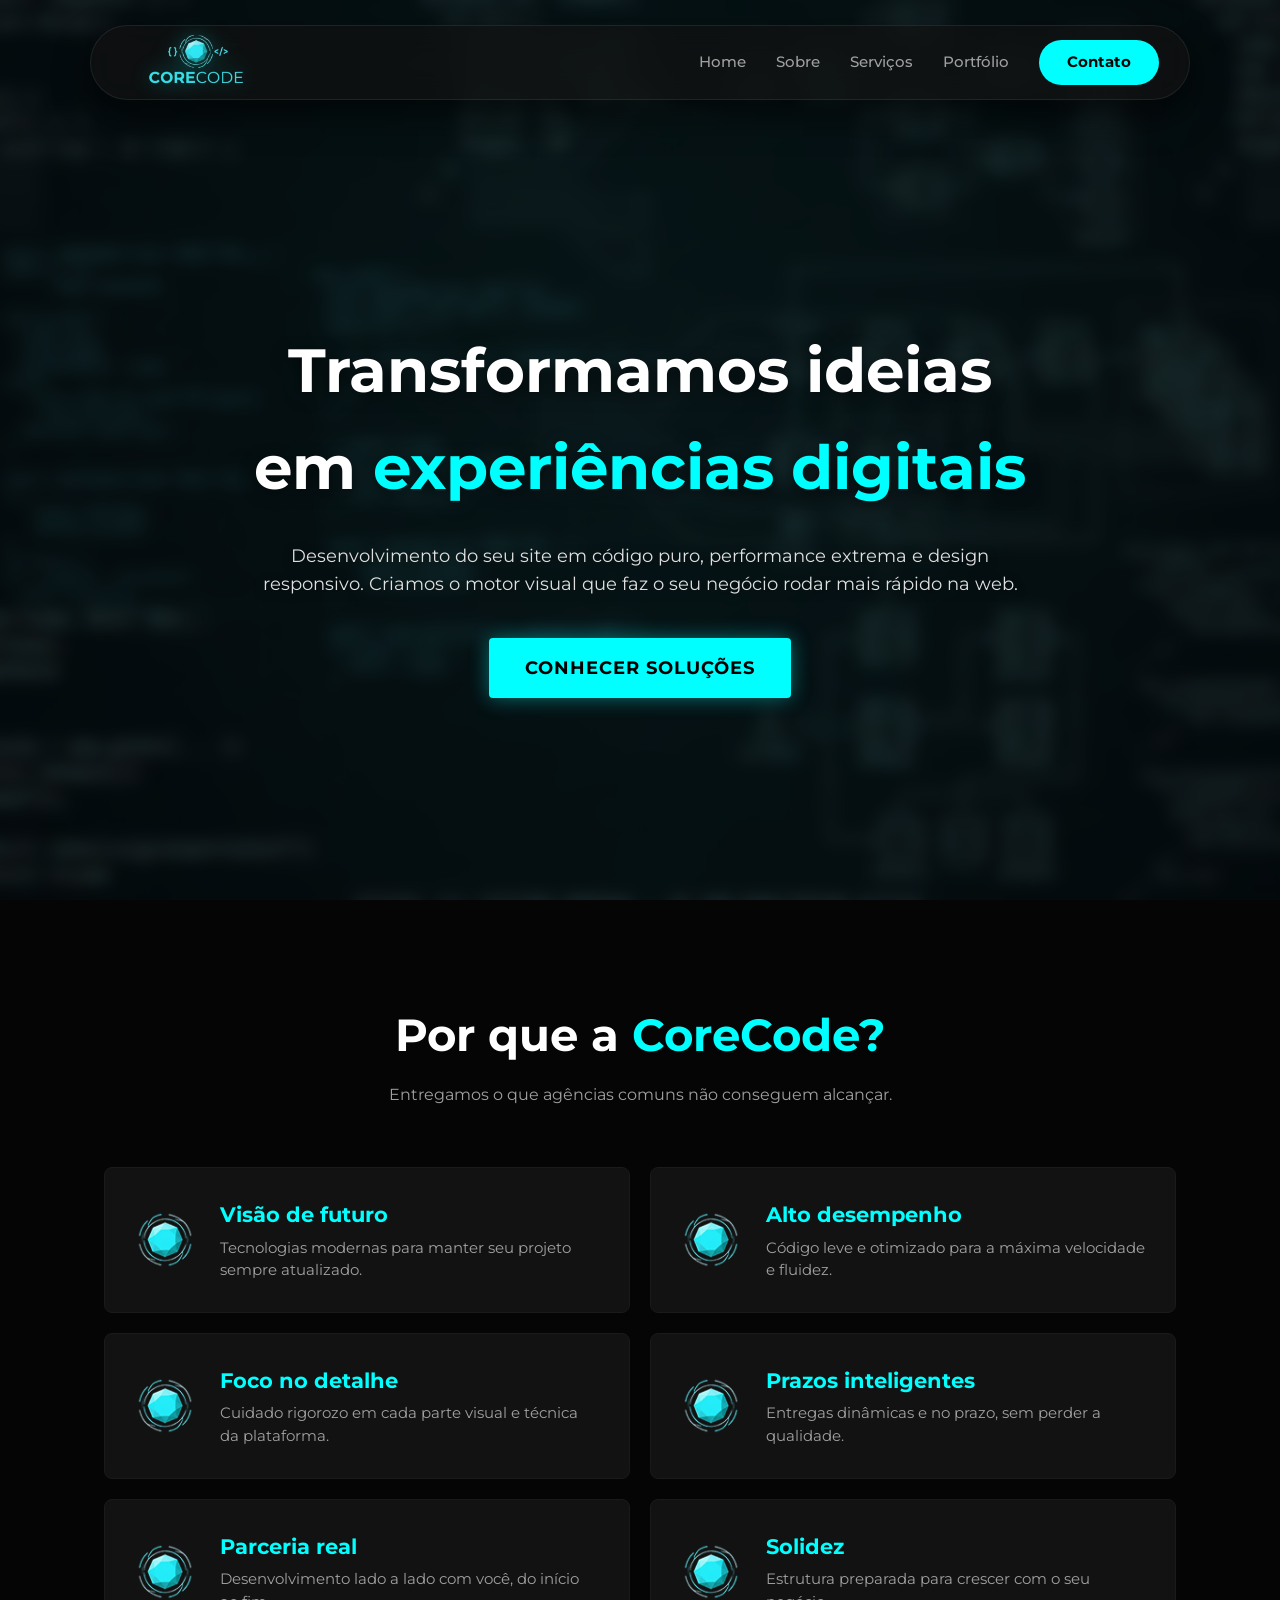
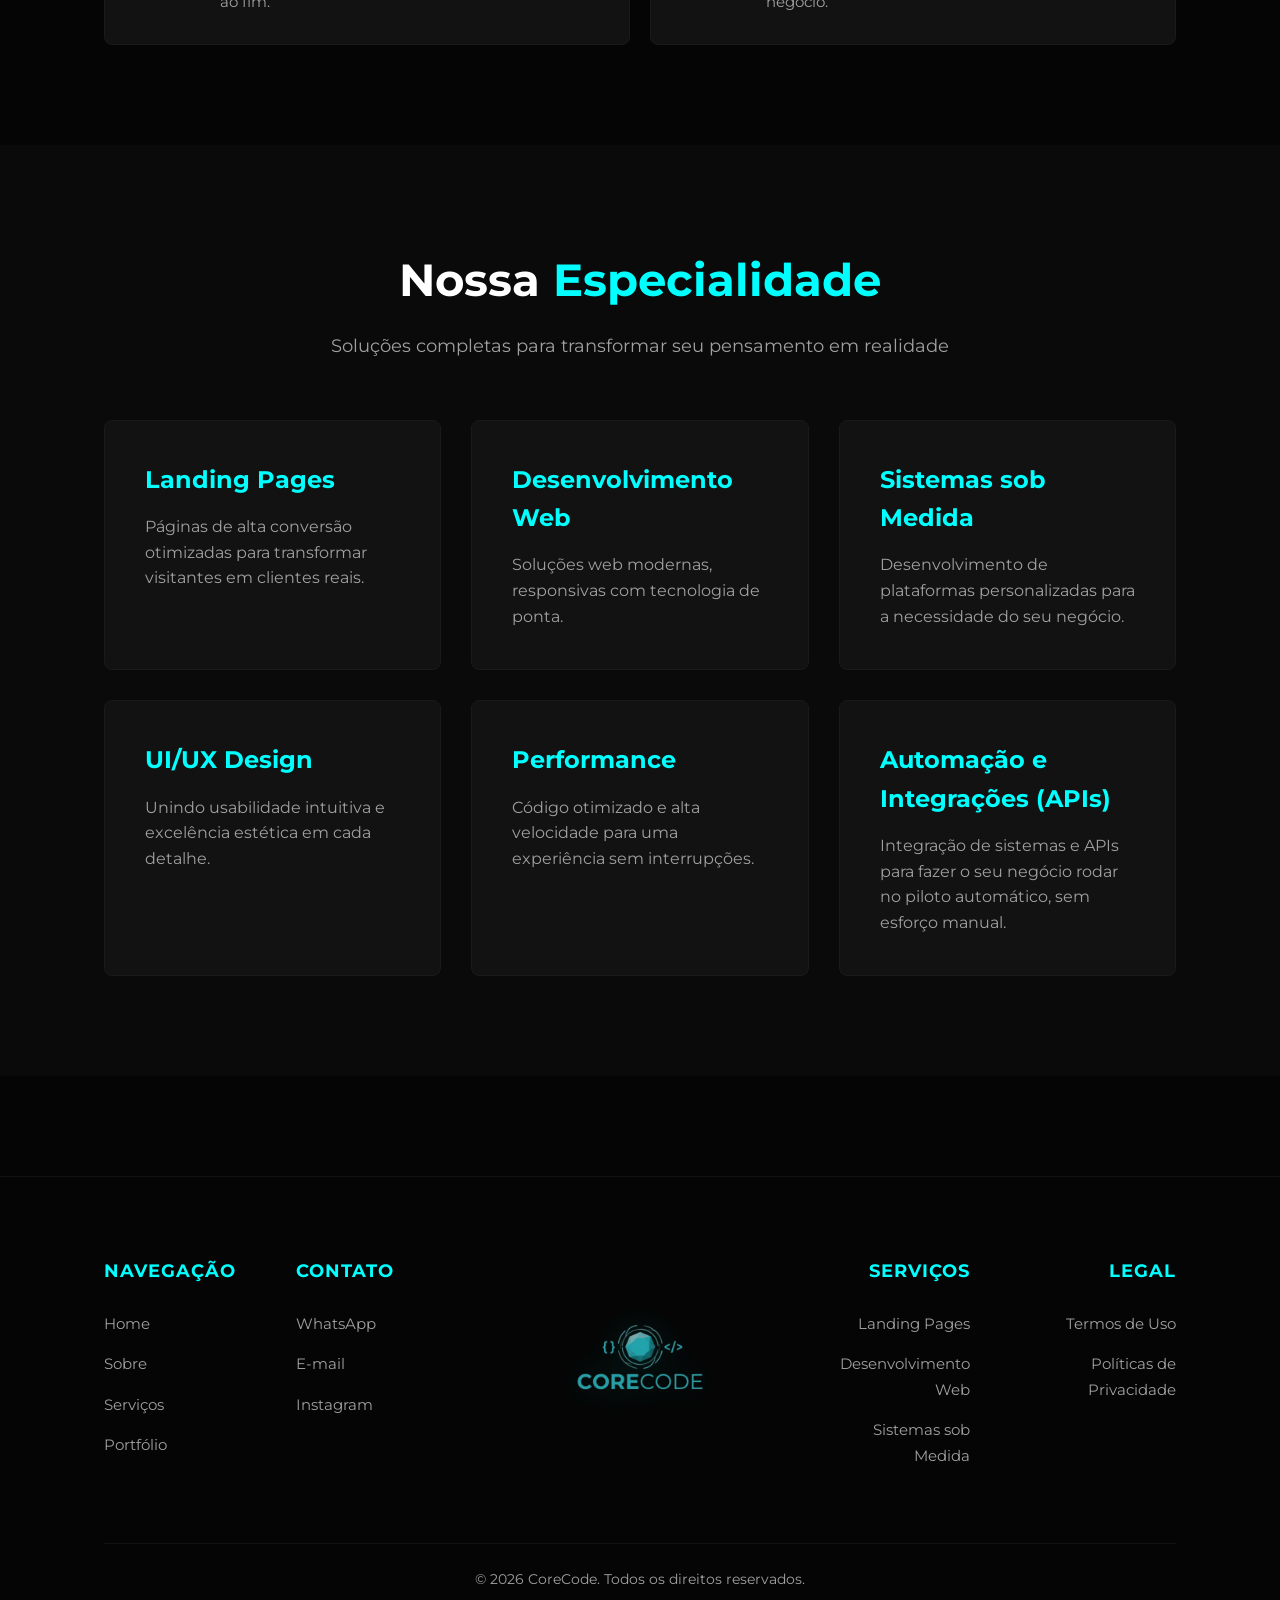
<file: index.html>
<!DOCTYPE html>
<html lang="pt-br">
<head>
    <meta charset="UTF-8">
    <meta name="viewport" content="width=device-width, initial-scale=1.0">
    <title>Corecode | Soluções Digitais de Alto Impacto</title>
    <link href="https://fonts.googleapis.com/css2?family=Montserrat:wght@400;700&display=swap" rel="stylesheet">
    <link rel="stylesheet" href="style.css">

    <style>
        @media (min-width: 769px) {
            #menu-mobile, 
            .menu-toggle {
                display: none !important;
                visibility: hidden !important;
                opacity: 0 !important;
                pointer-events: none !important;
            }
        }
    </style>

    <link rel="icon" type="image/png" href="img/icone_logo.png">
</head>
    <!-- Google tag (gtag.js) -->
<script async src="https://www.googletagmanager.com/gtag/js?id=G-ZVL93GGMV9"></script>
<script>
  window.dataLayer = window.dataLayer || [];
  function gtag(){dataLayer.push(arguments);}
  gtag('js', new Date());

  gtag('config', 'G-ZVL93GGMV9');
</script>
<body>

    <header>
        <div class="container">
            <div class="logo">
                <a href="#">
                    <img src="img/logo transparente.png" alt="Ícone Corecode" class="logo-img">
                </a>
            </div>

          <div class="menu-toggle" onclick="abrirMenu()" style="cursor: pointer; z-index: 999999;">
    <svg viewBox="0 0 24 24" width="35" height="35" stroke="#00FFFF" stroke-width="2.5" fill="none">
        <line x1="3" y1="12" x2="21" y2="12"></line>
        <line x1="3" y1="6" x2="21" y2="6"></line>
        <line x1="3" y1="18" x2="21" y2="18"></line>
    </svg>
</div>

<nav id="nav-links" class="nav-movel">
    <a href="index.html">Home</a>
    <a href="sobre.html">Sobre</a>
    <a href="servicos.html">Serviços</a>
    <a href="portifolio.html">Portfólio</a>
    <a href="contato.html" class="btn-contato-nav">Contato</a>
</nav>

<script>
function abrirMenu() {
    // Certifique-se de que o ID aqui é o mesmo do seu <nav>
    const menu = document.getElementById("nav-links"); 
    menu.classList.toggle("menu-aberto");
}
</script>

        
    </header>

    <section class="hero">
        <div class="container">
            <div class="hero-content">
                <h1>Transformamos ideias em <span class="destaque">experiências digitais</span></h1>
                <p>Desenvolvimento do seu site em código puro, performance extrema e design responsivo. Criamos o motor visual que faz o seu negócio rodar mais rápido na web.</p>
                <a href="servicos.html" class="btn-primary">Conhecer Soluções</a>
            </div>
        </div>
    </section>

    <section class="porque-corecode">
    <div class="container">
        <h2 class="revelar">Por que a <span>CoreCode?</span></h2> 
        <p class="subtitle revelar">Entregamos o que agências comuns não conseguem alcançar.</p>
            
            <div class="porque-grid">
                <div class="porque-card revelar-esquerda">
                    <div class="porque-icon-area">
                        <img src="img/icone_logo.png" alt="visão" class="porque-img">
                    </div>
                    <div class="porque-info">
                        <h3>Visão de futuro</h3>
                        <p>Tecnologias modernas para manter seu projeto sempre atualizado.</p>
                    </div>
                </div>
                <div class="porque-card revelar-esquerda">
                    <div class="porque-icon-area">
                        <img src="img/icone_logo.png" alt="alto desempenho" class="porque-img">
                    </div>
                    <div class="porque-info">
                        <h3>Alto desempenho</h3>
                        <p>Código leve e otimizado para a máxima velocidade e fluidez.</p>
                    </div>
                </div>
                <div class="porque-card revelar-esquerda">
                    <div class="porque-icon-area">
                        <img src="img/icone_logo.png" alt="foco no detalhe" class="porque-img">
                    </div>
                    <div class="porque-info">
                        <h3>Foco no detalhe</h3>
                        <p>Cuidado rigorozo em cada parte visual e técnica da plataforma.</p>
                    </div>
                </div>
                <div class="porque-card revelar-esquerda">
                    <div class="porque-icon-area">
                        <img src="img/icone_logo.png" alt="prazos inteligentes" class="porque-img">
                    </div>
                    <div class="porque-info">
                        <h3>Prazos inteligentes</h3>
                        <p>Entregas dinâmicas e no prazo, sem perder a qualidade.</p>
                    </div>
                </div>
                <div class="porque-card revelar-esquerda">
                    <div class="porque-icon-area">
                        <img src="img/icone_logo.png" alt="parceria real" class="porque-img">
                    </div>
                    <div class="porque-info">
                        <h3>Parceria real</h3>
                        <p>Desenvolvimento lado a lado com você, do início ao fim.</p>
                    </div>
                </div>
                <div class="porque-card revelar-esquerda">
                    <div class="porque-icon-area">
                        <img src="img/icone_logo.png" alt="solidez" class="porque-img">
                    </div>
                    <div class="porque-info">
                        <h3>Solidez</h3>
                        <p>Estrutura preparada para crescer com o seu negócio.</p>
                    </div>
                </div>
            </div>
        </div>
    </section>

    <section id="servicos" class="servicos">
        <div class="container">
            <h2 class="revelar">Nossa <span>Especialidade</span></h2>
            <p class="servicos-subtitle revelar">Soluções completas para transformar seu pensamento em realidade</p>
            
            <div class="servicos-grid">
                <div class="servico-card revelar-esquerda">
                    <h3>Landing Pages</h3>
                    <p>Páginas de alta conversão otimizadas para transformar visitantes em clientes reais.</p>
                </div>
                <div class="servico-card revelar-esquerda">
                    <h3>Desenvolvimento Web</h3>
                    <p>Soluções web modernas, responsivas com tecnologia de ponta.</p>
                </div>
                 <div class="servico-card revelar-esquerda">
                    <h3>Sistemas sob Medida</h3>
                    <p>Desenvolvimento de plataformas personalizadas para a necessidade do seu negócio.</p>
                </div>
                 <div class="servico-card revelar-esquerda">
                    <h3>UI/UX Design</h3>
                    <p>Unindo usabilidade intuitiva e excelência estética em cada detalhe.</p>
                </div>
                <div class="servico-card revelar-esquerda">
                    <h3>Performance</h3>
                    <p>Código otimizado e alta velocidade para uma experiência sem interrupções.</p>
                </div>
                <div class="servico-card revelar-esquerda">
                    <h3>Automação e Integrações (APIs)</h3>
                    <p>Integração de sistemas e APIs para fazer o seu negócio rodar no piloto automático, sem esforço manual.</p>
                </div>
            </div>
        </div>
    </section>
    
   <footer class="footer">
        <div class="container">
            <div class="footer-layout">
                
                <div class="footer-side left-side">
                    <div class="footer-column">
                        <h3>Navegação</h3>
                        <ul>
                            <li><a href="index.html">Home</a></li>
                            <li><a href="sobre.html">Sobre</a></li>
                            <li><a href="servicos.html">Serviços</a></li>
                            <li><a href="portifolio.html">Portfólio</a></li>
                        </ul>
                    </div>
                    <div class="footer-column">
                        <h3>Contato</h3>
                        <ul>
                            <li><a href="https://wa.me/5551993028773" target="_blank">WhatsApp</a></li>
                            <li><a href="mailto:contato@somoscorecode.com.br">E-mail</a></li>
                            <li><a href="https://instagram.com/corecode.tech" target="_blank">Instagram</a></li>
                        </ul>
                    </div>
                </div>

                <div class="footer-center">
                    <a href="#" class="footer-logo" title="Voltar ao topo">
                        <img src="img/logo transparente.png" alt="Corecode Logo" class="footer-logo-img">
                    </a>
                </div> <div class="footer-side right-side">
                    <div class="footer-column">
                        <h3>Serviços</h3>
                        <ul>
                            <li><a href="servicos.html">Landing Pages</a></li>
                            <li><a href="servicos.html">Desenvolvimento Web</a></li>
                            <li><a href="servicos.html">Sistemas sob Medida</a></li>
                        </ul>
                    </div>
                    <div class="footer-column">
                        <h3>Legal</h3>
                        <ul>
                            <li><a href="#">Termos de Uso</a></li>
                            <li><a href="#">Políticas de Privacidade</a></li>
                        </ul>
                    </div>
                </div>
                
            </div>

            <div class="footer-bottom">
                <p>&copy; 2026 CoreCode. Todos os direitos reservados.</p>
            </div>
        </div>
    </footer>

    <script>
        // Cria o vigilante
        const observador = new IntersectionObserver((entradas) => {
            entradas.forEach((entrada) => {
                // Se o elemento entrou na tela
                if (entrada.isIntersecting) {
                    entrada.target.classList.add('mostrar'); // Adiciona a animação
                }
            });
        }, {
            threshold: 0.1 // Só aciona quando 10% do elemento já estiver visível
        });

        // Pega todos os elementos que têm a classe 'revelar' e 'revelar-esquerda' e manda o vigilante observar
        const elementosParaAnimar = document.querySelectorAll('.revelar, .revelar-esquerda');
        elementosParaAnimar.forEach((elemento) => observador.observe(elemento));
    </script>

    <meta name="viewport" content="width=device-width, initial-scale=1.0">
</body>
</html>
</body>
</file>
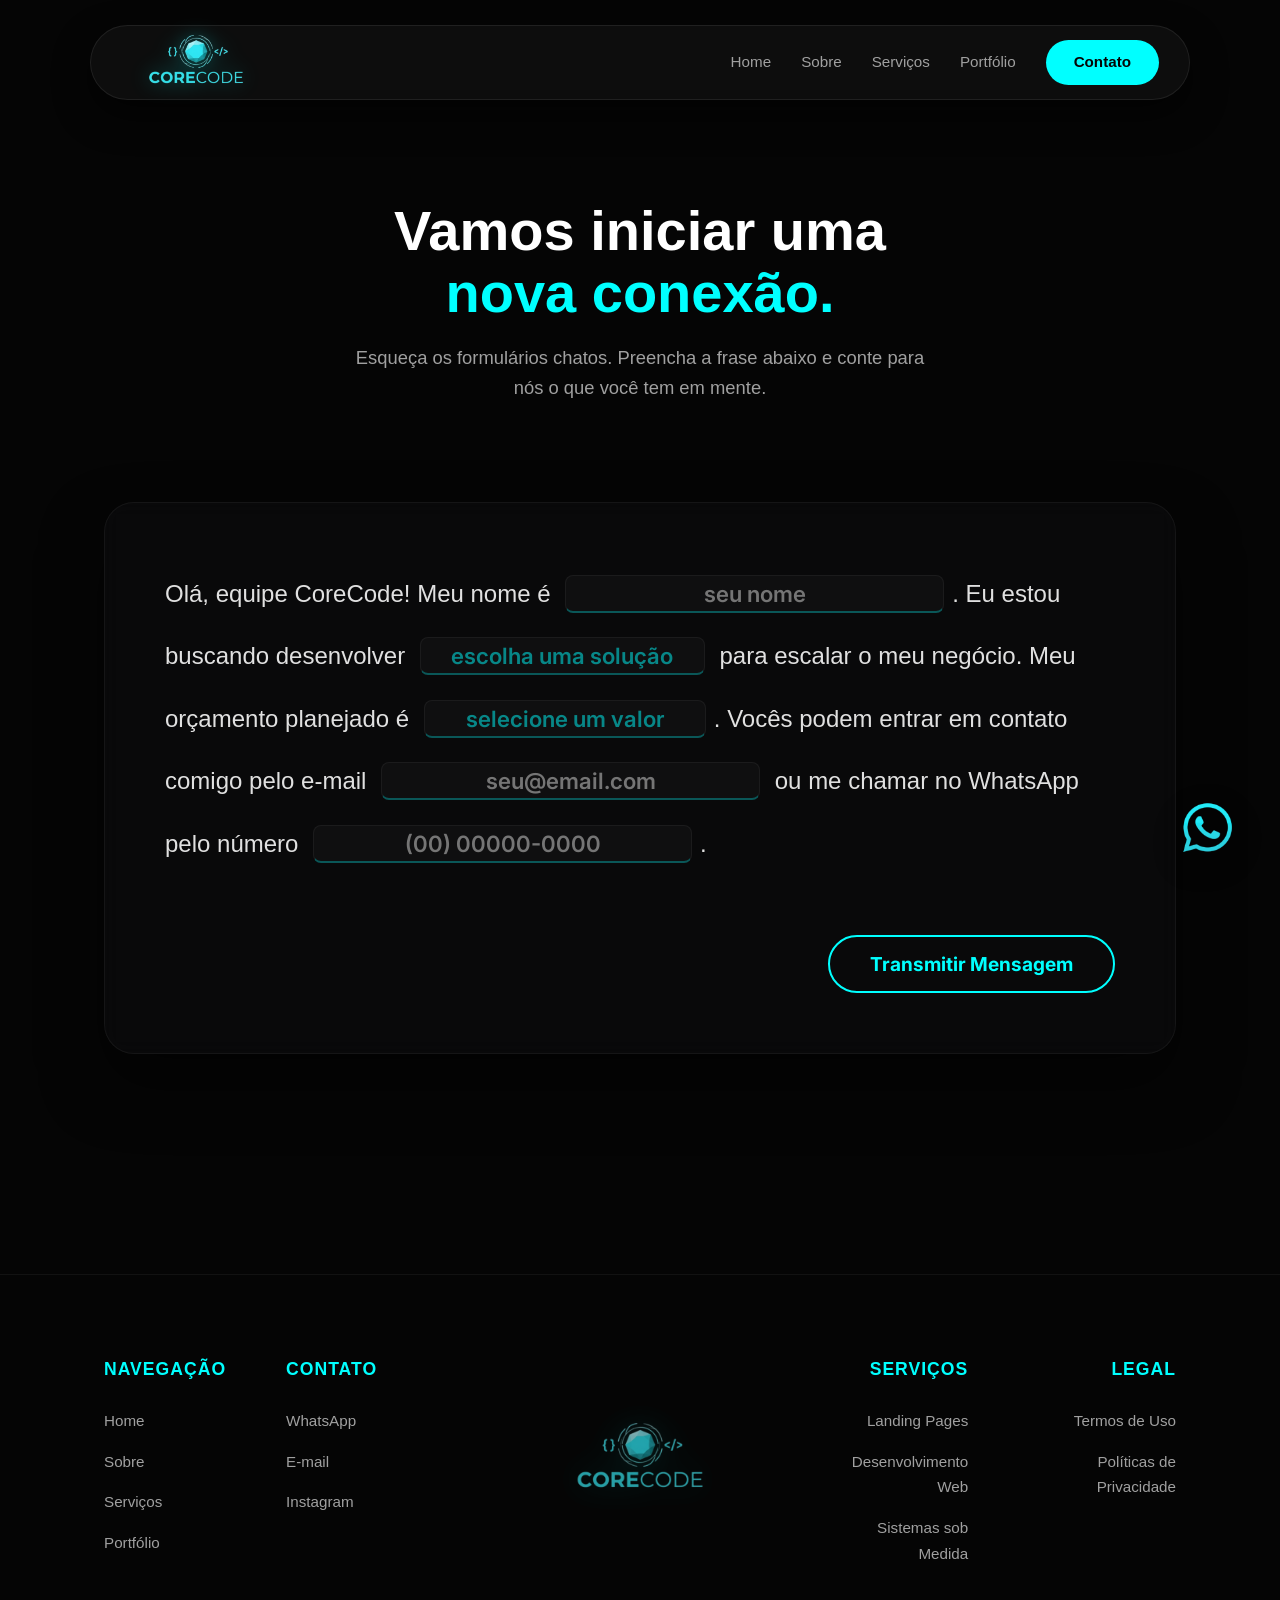
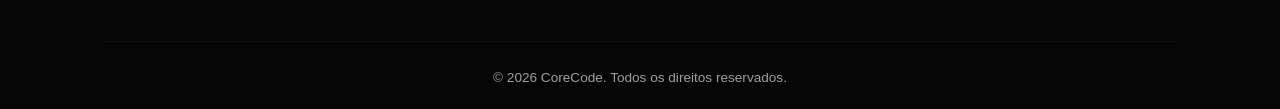
<file: contato.html>
<!DOCTYPE html>
<html lang="pt-br">
<head>
    <meta charset="UTF-8">
    <meta name="viewport" content="width=device-width, initial-scale=1.0">
    <title>Contato | CoreCode</title>
    <link rel="stylesheet" href="style.css">
    <link href="https://fonts.googleapis.com/css2?family=Inter:wght@300;400;600;700;800&display=swap" rel="stylesheet">

    <style>
        @media (min-width: 769px) {
            #menu-mobile, 
            .menu-toggle {
                display: none !important;
                visibility: hidden !important;
                opacity: 0 !important;
                pointer-events: none !important;
            }
        }
    </style>
    
    <link rel="icon" type="image/png" href="img/icone_logo.png">
</head>
<body>

    <header>
        <div class="container">
            <div class="logo">
                <a href="index.html">
                    <img src="img/logo transparente.png" alt="Ícone Corecode" class="logo-img">
                </a>
            </div>

          <div class="menu-toggle" onclick="abrirMenu()" style="cursor: pointer; z-index: 999999;">
    <svg viewBox="0 0 24 24" width="35" height="35" stroke="#00FFFF" stroke-width="2.5" fill="none">
        <line x1="3" y1="12" x2="21" y2="12"></line>
        <line x1="3" y1="6" x2="21" y2="6"></line>
        <line x1="3" y1="18" x2="21" y2="18"></line>
    </svg>
</div>

<nav id="nav-links" class="nav-movel">
    <a href="index.html">Home</a>
    <a href="sobre.html">Sobre</a>
    <a href="servicos.html">Serviços</a>
    <a href="portifolio.html">Portfólio</a>
    <a href="contato.html" class="btn-contato-nav">Contato</a>
</nav>

<script>
function abrirMenu() {
    // Certifique-se de que o ID aqui é o mesmo do seu <nav>
    const menu = document.getElementById("nav-links"); 
    menu.classList.toggle("menu-aberto");
}
</script>

        
    </header>


    <section class="contato-hero">
        <div class="container">
            <h1 class="revelar">Vamos iniciar uma <br> <span class="destaque">nova conexão.</span></h1>
            <p class="revelar">Esqueça os formulários chatos. Preencha a frase abaixo e conte para nós o que você tem em mente.</p>
        </div>
    </section>

    <section class="contato-interativo revelar">
    <div class="container">
        <div class="form-manifesto">
            <form action="https://formspree.io/f/xzdokbab" method="POST">

                <input type="hidden" name="_next" value="http://127.0.0.1:5500/index.html">

                <p class="frase-interativa">
                    Olá, equipe CoreCode! Meu nome é
                    <input type="text" name="Nome_do_Cliente" class="input-linha" placeholder="seu nome" required>. 
                    
                    Eu estou buscando desenvolver 
                    <select name="Solucao_Desejada" class="input-linha select-linha" required>
                        <option value="" disabled selected>escolha uma solução</option>
                        <option value="landing_page">uma Landing Page</option>
                        <option value="sistema_sob_medida">um Sistema sob medida</option>
                        <option value="ui_ux">um UI/UX Design</option>
                        <option value="outro">um Outro Projeto</option>
                    </select> 
                    
                    para escalar o meu negócio. Meu orçamento planejado é 
                    <select name="Orcamento" class="input-linha select-linha" required>
                        <option value="" disabled selected>selecione um valor</option>
                        <option value="a_definir">ainda a definir</option>
                        <option value="ate_5k">até R$ 2.500</option>
                        <option value="5k_10k">de R$ 2.500 a R$ 5.000</option>
                        <option value="mais_10k">mais de R$ 5.000</option>
                    </select>. 
                    
                    Vocês podem entrar em contato comigo pelo e-mail 
                    <input type="email" name="Email" class="input-linha" placeholder="seu@email.com" required> 
                    
                    ou me chamar no WhatsApp pelo número 
                    <input type="tel" name="WhatsApp" class="input-linha" placeholder="(00) 00000-0000">.
                </p>
                
                <div class="form-acoes">
                    <button type="submit" class="btn-enviar-neon">Transmitir Mensagem</button>
                </div>
            </form>
        </div>
    </div>
</section>
    </section>

     <footer class="footer">
        <div class="container">
            <div class="footer-layout">
                <div class="footer-side left-side">
                    <div class="footer-column">
                        <h3>Navegação</h3>
                        <ul>
                            <li><a href="index.html">Home</a></li>
                            <li><a href="sobre.html">Sobre</a></li>
                            <li><a href="servicos.html">Serviços</a></li>
                            <li><a href="portifolio.html">Portfólio</a></li>
                        </ul>
                    </div>
                    <div class="footer-column">
                        <h3>Contato</h3>
                        <ul>
                            <li><a href="https://wa.me/5551993028773" target="_blank">WhatsApp</a></li>
                            <li><a href="mailto:contato@somoscorecode.com.br">E-mail</a></li>
                            <li><a href="https://instagram.com/corecode.tech" target="_blank">Instagram</a></li>
                        </ul>
                    </div>
                </div>
                <div class="footer-center">
                    <a href="#" class="footer-logo" title="Voltar ao topo">
                        <img src="img/logo transparente.png" alt="CoreCode Logo" class="footer-logo-img">
                    </a>
                </div>
                <div class="footer-side right-side">
                    <div class="footer-column">
                        <h3>Serviços</h3>
                        <ul>
                            <li><a href="servicos.html">Landing Pages</a></li>
                            <li><a href="servicos.html">Desenvolvimento Web</a></li>
                            <li><a href="servicos.html">Sistemas sob Medida</a></li>
                        </ul>
                    </div>
                    <div class="footer-column">
                        <h3>Legal</h3>
                        <ul>
                            <li><a href="#">Termos de Uso</a></li>
                            <li><a href="#">Políticas de Privacidade</a></li>
                        </ul>
                    </div>
                </div>
            </div>
            <div class="footer-bottom">
                <p>&copy; 2026 CoreCode. Todos os direitos reservados.</p>
            </div>
        </div>
    </footer>

    <a href="https://wa.me/5551993028773" target="_blank" class="wpp-flutuante" title="Fale conosco no WhatsApp">
    <img src="img/wpp.png" alt="WhatsApp" class="wpp-icon">
</a>

    <script>
        const observador = new IntersectionObserver((entradas) => {
            entradas.forEach((entrada) => {
                if (entrada.isIntersecting) {
                    entrada.target.classList.add('mostrar');
                }
            });
        }, { threshold: 0.1 });

        const elementosParaAnimar = document.querySelectorAll('.revelar');
        elementosParaAnimar.forEach((elemento) => observador.observe(elemento));
    </script>

    <script>
    const form = document.querySelector('.form-manifesto form');

    form.addEventListener('submit', async function(event) {
        // 1. Impede que a página recarregue ou vá para o site do Formspree
        event.preventDefault(); 
        
        // Muda o texto do botão para mostrar que está enviando
        const btn = form.querySelector('button[type="submit"]');
        const textoOriginal = btn.innerHTML;
        btn.innerHTML = 'Transmitindo...';
        btn.disabled = true;

        // Pega os dados do formulário
        const data = new FormData(event.target);

        try {
            // 2. Envia os dados por baixo dos panos
            const response = await fetch(event.target.action, {
                method: form.method,
                body: data,
                headers: {
                    'Accept': 'application/json'
                }
            });

            // 3. Se deu tudo certo, redireciona para a Home!
            if (response.ok) {
                // Você pode colocar um alerta se quiser: alert("Mensagem enviada com sucesso!");
                window.location.href = 'index.html'; // Redireciona para o index
            } else {
                alert("Ops! Ocorreu um erro ao enviar. Tente novamente.");
                btn.innerHTML = textoOriginal;
                btn.disabled = false;
            }
        } catch (error) {
            alert("Erro de conexão. Verifique sua internet.");
            btn.innerHTML = textoOriginal;
            btn.disabled = false;
        }
    });
</script>

</body>
</html>
</file>
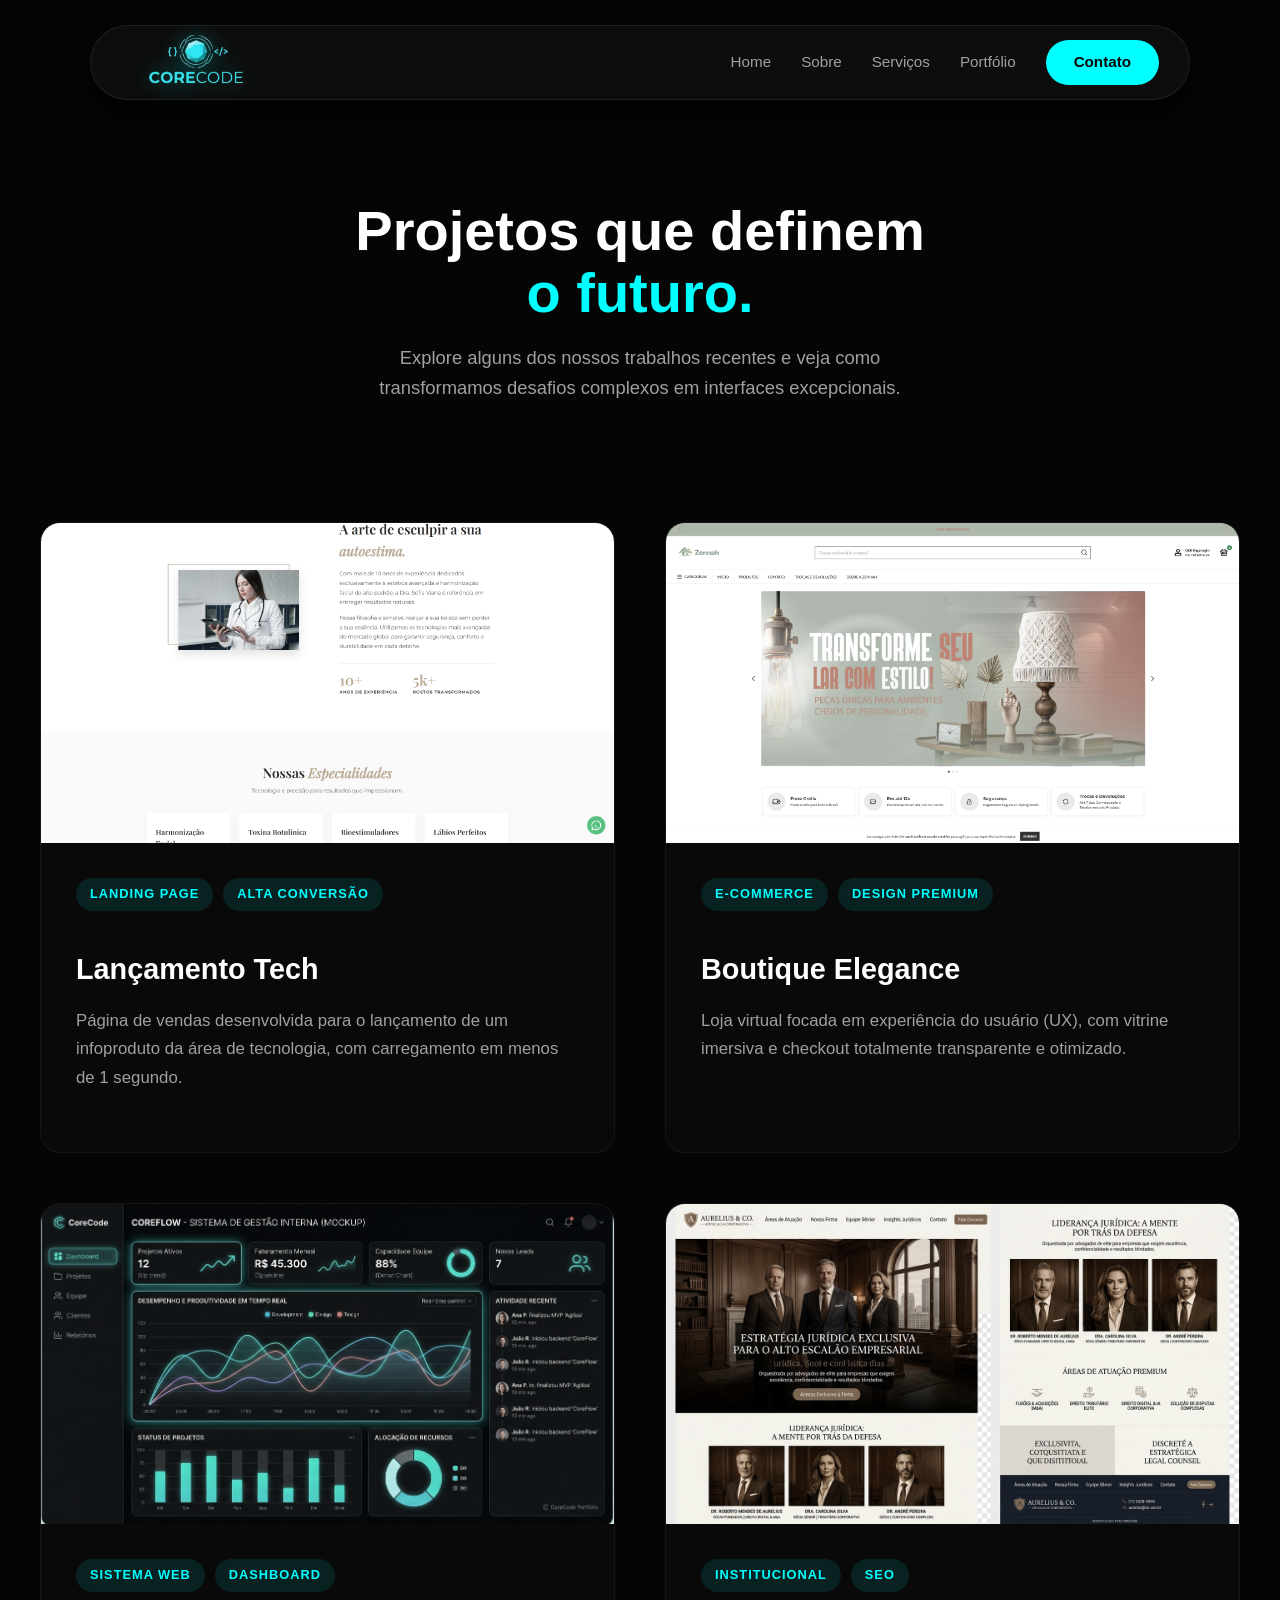
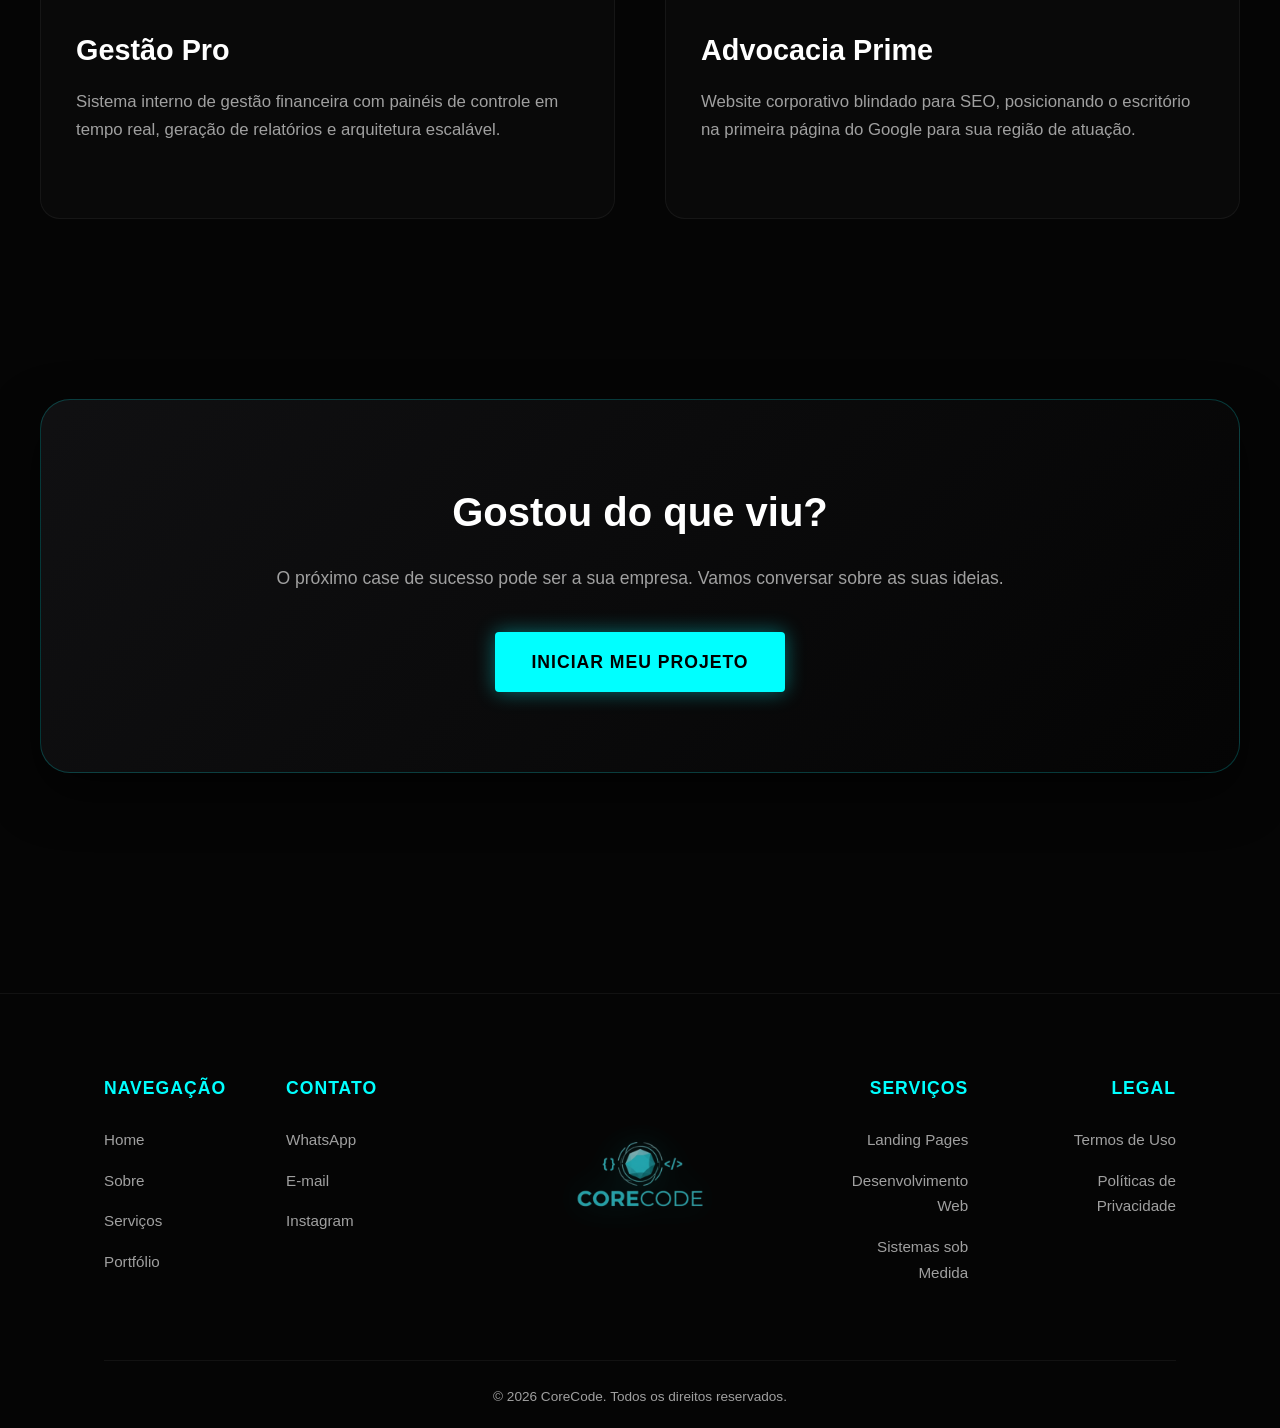
<file: portifolio.html>
<!DOCTYPE html>
<html lang="pt-br">
<head>
    <meta charset="UTF-8">
    <meta name="viewport" content="width=device-width, initial-scale=1.0">
    <title>Portfólio | CoreCode</title>
    <link rel="stylesheet" href="style.css">
    <link href="https://fonts.googleapis.com/css2?family=Inter:wght@300;400;600;700;800&display=swap" rel="stylesheet">

    <style>
        @media (min-width: 769px) {
            #menu-mobile, 
            .menu-toggle {
                display: none !important;
                visibility: hidden !important;
                opacity: 0 !important;
                pointer-events: none !important;
            }
        }
    </style>

    <link rel="icon" type="image/png" href="img/icone_logo.png">
</head>
<body>

    <header>
        <div class="container">
            <div class="logo">
                <a href="index.html">
                    <img src="img/logo transparente.png" alt="Ícone Corecode" class="logo-img">
                </a>
            </div>

          <div class="menu-toggle" onclick="abrirMenu()" style="cursor: pointer; z-index: 999999;">
    <svg viewBox="0 0 24 24" width="35" height="35" stroke="#00FFFF" stroke-width="2.5" fill="none">
        <line x1="3" y1="12" x2="21" y2="12"></line>
        <line x1="3" y1="6" x2="21" y2="6"></line>
        <line x1="3" y1="18" x2="21" y2="18"></line>
    </svg>
</div>

<nav id="nav-links" class="nav-movel">
    <a href="index.html">Home</a>
    <a href="sobre.html">Sobre</a>
    <a href="servicos.html">Serviços</a>
    <a href="portifolio.html">Portfólio</a>
    <a href="contato.html" class="btn-contato-nav">Contato</a>
</nav>

<script>
function abrirMenu() {
    // Certifique-se de que o ID aqui é o mesmo do seu <nav>
    const menu = document.getElementById("nav-links"); 
    menu.classList.toggle("menu-aberto");
}
</script>

        
    </header>


    <section class="portfolio-hero">
        <div class="container">
            <h1 class="revelar">Projetos que definem <br> <span class="destaque">o futuro.</span></h1>
            <p class="revelar">Explore alguns dos nossos trabalhos recentes e veja como transformamos desafios complexos em interfaces excepcionais.</p>
        </div>
    </section>

    <section class="portfolio-galeria">
        <div class="container portfolio-grid">
            
            <div class="portfolio-card revelar">
                <div class="portfolio-img-wrapper">
                    <img src="img/projeto_1.png" alt="Projeto 1" class="portfolio-img">
                </div>
                <div class="portfolio-info">
                    <div class="tags">
                        <span class="tag">Landing Page</span>
                        <span class="tag">Alta Conversão</span>
                    </div>
                    <h3>Lançamento Tech</h3>
                    <p>Página de vendas desenvolvida para o lançamento de um infoproduto da área de tecnologia, com carregamento em menos de 1 segundo.</p>
                </div>
            </div>

            <div class="portfolio-card revelar">
                <div class="portfolio-img-wrapper">
                    <img src="img/projeto_2.png" alt="Projeto 2" class="portfolio-img">
                </div>
                <div class="portfolio-info">
                    <div class="tags">
                        <span class="tag">E-commerce</span>
                        <span class="tag">Design Premium</span>
                    </div>
                    <h3>Boutique Elegance</h3>
                    <p>Loja virtual focada em experiência do usuário (UX), com vitrine imersiva e checkout totalmente transparente e otimizado.</p>
                </div>
            </div>

            <div class="portfolio-card revelar">
                <div class="portfolio-img-wrapper">
                    <img src="img/projeto_3.png" alt="Projeto 3" class="portfolio-img">
                </div>
                <div class="portfolio-info">
                    <div class="tags">
                        <span class="tag">Sistema Web</span>
                        <span class="tag">Dashboard</span>
                    </div>
                    <h3>Gestão Pro</h3>
                    <p>Sistema interno de gestão financeira com painéis de controle em tempo real, geração de relatórios e arquitetura escalável.</p>
                </div>
            </div>

            <div class="portfolio-card revelar">
                <div class="portfolio-img-wrapper">
                    <img src="img/projeto_4.png" alt="Projeto 4" class="portfolio-img">
                </div>
                <div class="portfolio-info">
                    <div class="tags">
                        <span class="tag">Institucional</span>
                        <span class="tag">SEO</span>
                    </div>
                    <h3>Advocacia Prime</h3>
                    <p>Website corporativo blindado para SEO, posicionando o escritório na primeira página do Google para sua região de atuação.</p>
                </div>
            </div>

        </div>
    </section>

    <section class="cta-section revelar">
        <div class="container cta-box">
            <h2>Gostou do que viu?</h2>
            <p>O próximo case de sucesso pode ser a sua empresa. Vamos conversar sobre as suas ideias.</p>
            <a href="contato.html" class="btn-primary">Iniciar Meu Projeto</a>
        </div>
    </section>

    <footer class="footer">
        <div class="container">
            <div class="footer-layout">
                <div class="footer-side left-side">
                    <div class="footer-column">
                        <h3>Navegação</h3>
                        <ul>
                            <li><a href="index.html">Home</a></li>
                            <li><a href="sobre.html">Sobre</a></li>
                            <li><a href="servicos.html">Serviços</a></li>
                            <li><a href="portifolio.html">Portfólio</a></li>
                        </ul>
                    </div>
                    <div class="footer-column">
                        <h3>Contato</h3>
                        <ul>
                            <li><a href="https://wa.me/5551993028773" target="_blank">WhatsApp</a></li>
                            <li><a href="mailto:contato@somoscorecode.com.br">E-mail</a></li>
                            <li><a href="https://instagram.com/corecode.tech" target="_blank">Instagram</a></li>
                        </ul>
                    </div>
                </div>
                <div class="footer-center">
                    <a href="index.html" class="footer-logo" title="Voltar ao topo">
                        <img src="img/logo transparente.png" alt="CoreCode Logo" class="footer-logo-img">
                    </a>
                </div>
                <div class="footer-side right-side">
                    <div class="footer-column">
                        <h3>Serviços</h3>
                        <ul>
                            <li><a href="servicos.html">Landing Pages</a></li>
                            <li><a href="servicos.html">Desenvolvimento Web</a></li>
                            <li><a href="servicos.html">Sistemas sob Medida</a></li>
                        </ul>
                    </div>
                    <div class="footer-column">
                        <h3>Legal</h3>
                        <ul>
                            <li><a href="#">Termos de Uso</a></li>
                            <li><a href="#">Políticas de Privacidade</a></li>
                        </ul>
                    </div>
                </div>
            </div>
            <div class="footer-bottom">
                <p>&copy; 2026 CoreCode. Todos os direitos reservados.</p>
            </div>
        </div>
    </footer>

    <script>
        const observador = new IntersectionObserver((entradas) => {
            entradas.forEach((entrada) => {
                if (entrada.isIntersecting) {
                    entrada.target.classList.add('mostrar');
                }
            });
        }, { threshold: 0.1 });

        const elementosParaAnimar = document.querySelectorAll('.revelar, .revelar-esquerda');
        elementosParaAnimar.forEach((elemento) => observador.observe(elemento));
    </script>
</body>
</html>
</file>
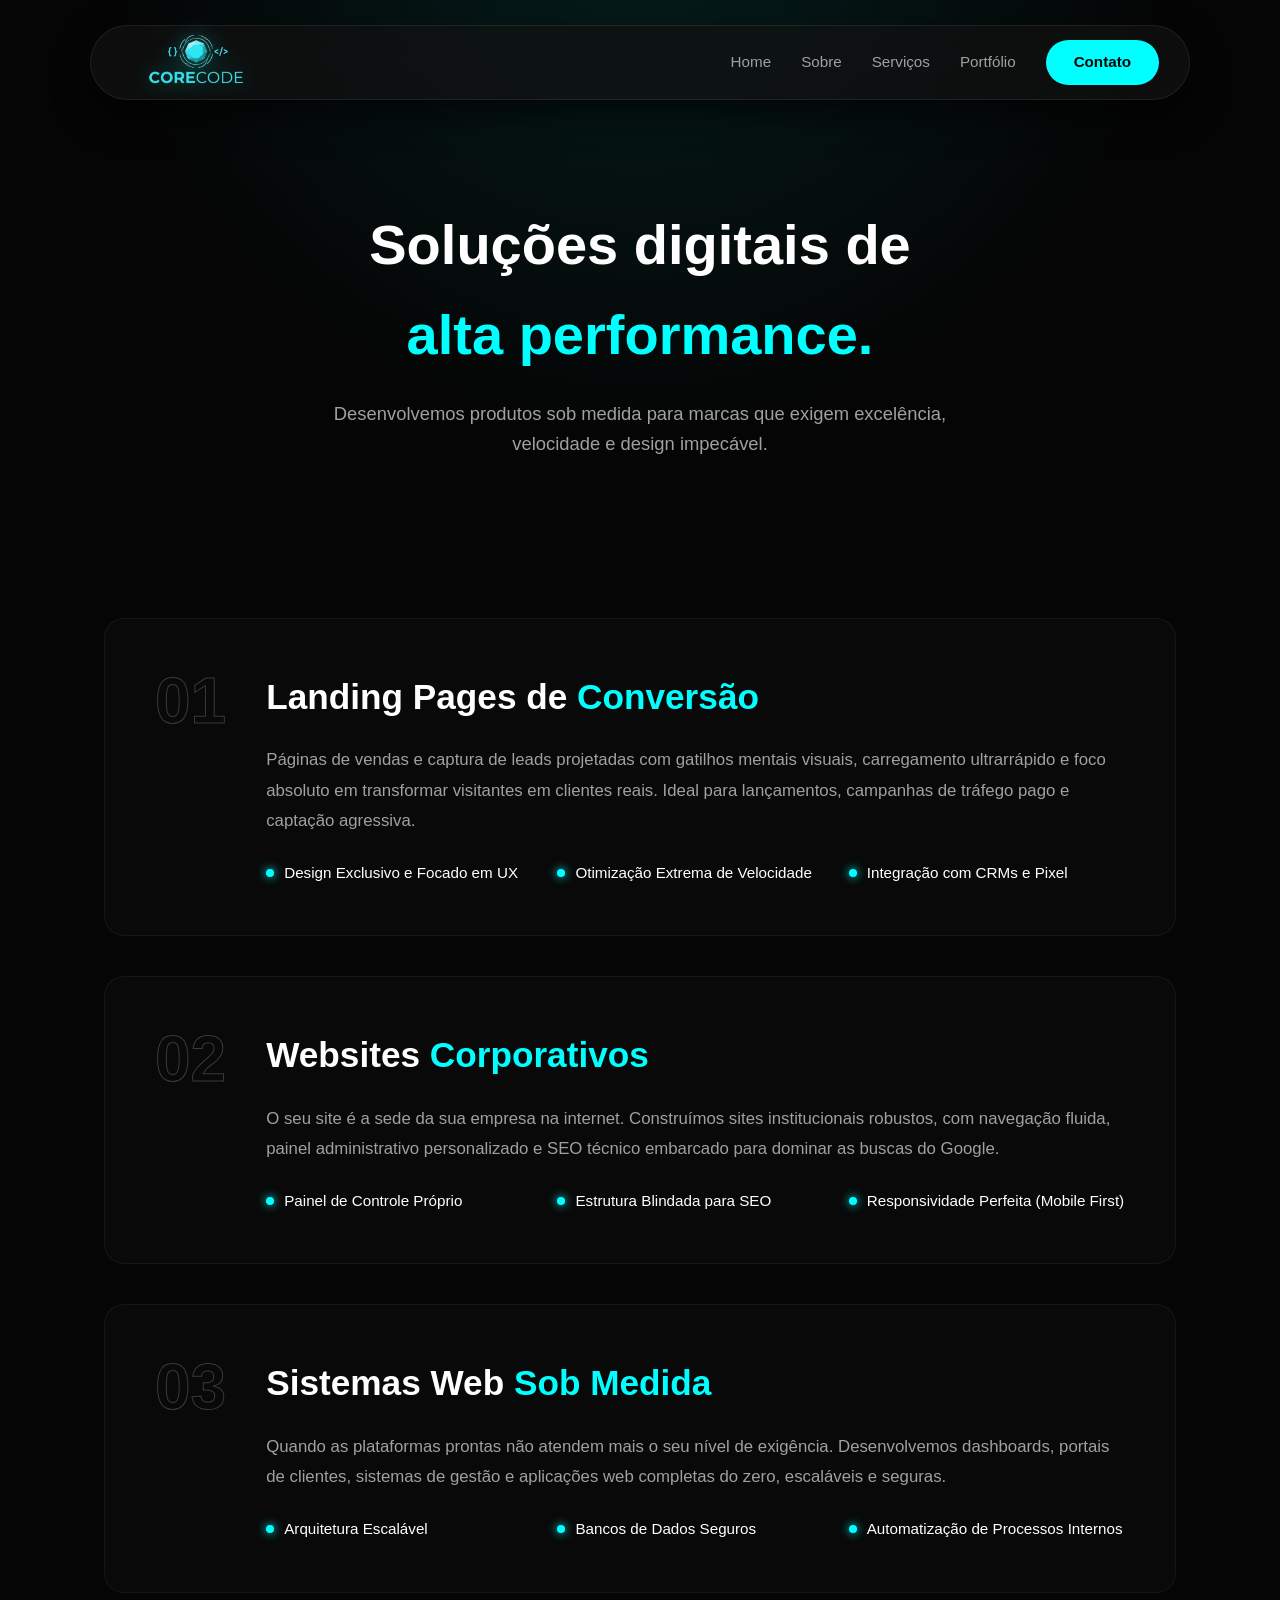
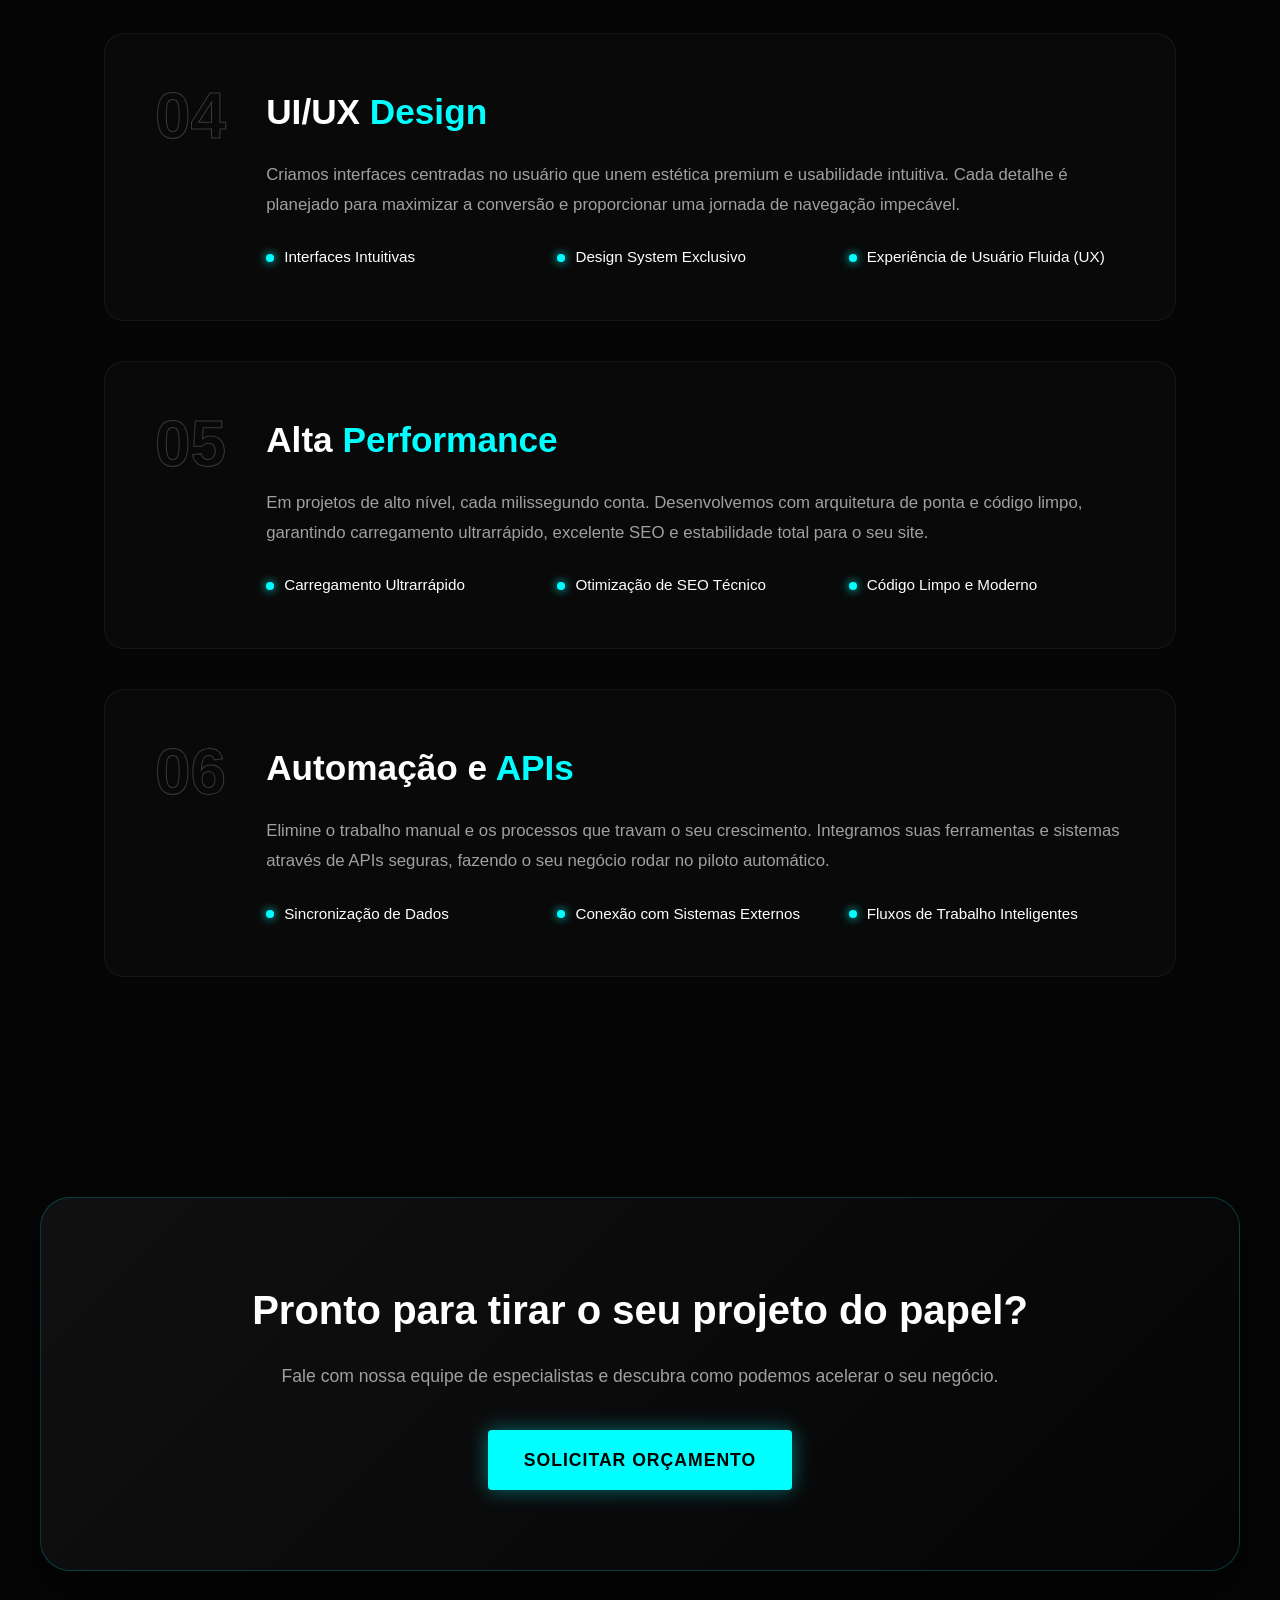
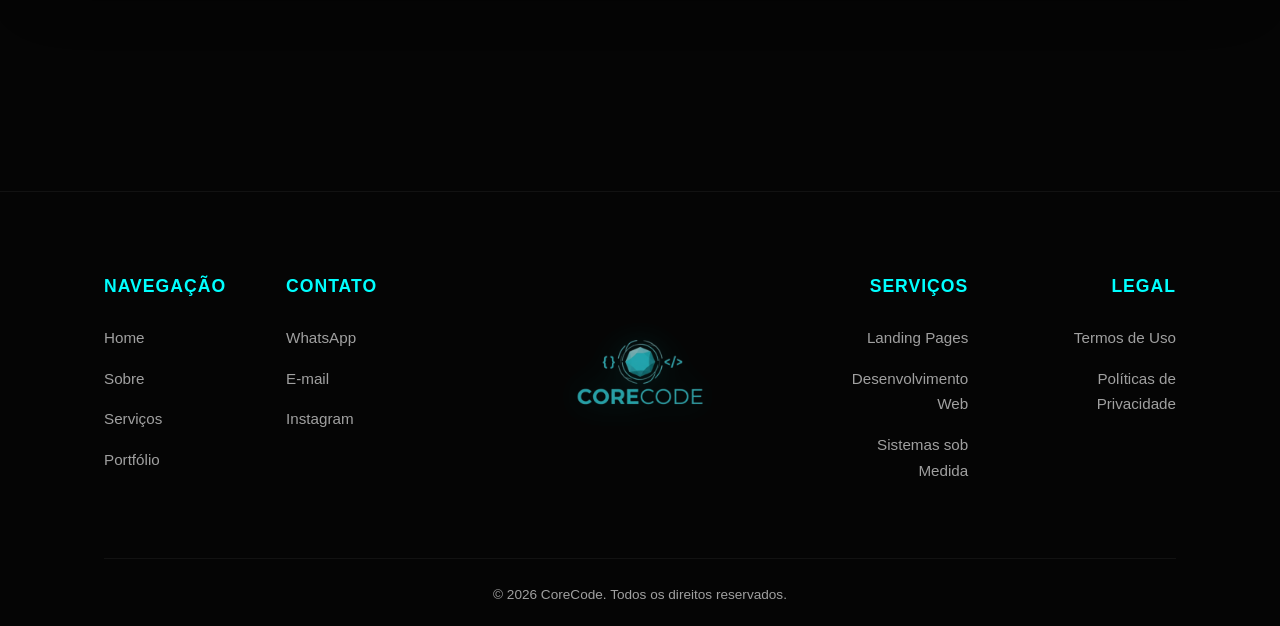
<file: servicos.html>
<!DOCTYPE html>
<html lang="pt-br">
<head>
    <meta charset="UTF-8">
    <meta name="viewport" content="width=device-width, initial-scale=1.0">
    <title>Serviços | CoreCode</title>
    <link rel="stylesheet" href="style.css">
    <link href="https://fonts.googleapis.com/css2?family=Inter:wght@300;400;600;700;800&display=swap" rel="stylesheet">

    <style>
        @media (min-width: 769px) {
            #menu-mobile, 
            .menu-toggle {
                display: none !important;
                visibility: hidden !important;
                opacity: 0 !important;
                pointer-events: none !important;
            }
        }
    </style>
    
    <link rel="icon" type="image/png" href="img/icone_logo.png">
</head>
<body>

    <header>
        <div class="container">
            <div class="logo">
                <a href="index.html">
                    <img src="img/logo transparente.png" alt="Ícone Corecode" class="logo-img">
                </a>
            </div>

          <div class="menu-toggle" onclick="abrirMenu()" style="cursor: pointer; z-index: 999999;">
    <svg viewBox="0 0 24 24" width="35" height="35" stroke="#00FFFF" stroke-width="2.5" fill="none">
        <line x1="3" y1="12" x2="21" y2="12"></line>
        <line x1="3" y1="6" x2="21" y2="6"></line>
        <line x1="3" y1="18" x2="21" y2="18"></line>
    </svg>
</div>

<nav id="nav-links" class="nav-movel">
    <a href="index.html">Home</a>
    <a href="sobre.html">Sobre</a>
    <a href="servicos.html">Serviços</a>
    <a href="portifolio.html">Portfólio</a>
    <a href="contato.html" class="btn-contato-nav">Contato</a>
</nav>

<script>
function abrirMenu() {
    // Certifique-se de que o ID aqui é o mesmo do seu <nav>
    const menu = document.getElementById("nav-links"); 
    menu.classList.toggle("menu-aberto");
}
</script>

        
    </header>

    <section class="servicos-hero">
        <div class="container">
            <h1 class="revelar">Soluções digitais de <br> <span class="destaque">alta performance.</span></h1>
            <p class="revelar">Desenvolvemos produtos sob medida para marcas que exigem excelência, velocidade e design impecável.</p>
        </div>
    </section>

    <section class="servicos-lista">
        <div class="container">
            
            <div class="servico-item revelar">
                <div class="servico-icone">01</div>
                <div class="servico-conteudo">
                    <h2>Landing Pages de <span class="destaque">Conversão</span></h2>
                    <p>Páginas de vendas e captura de leads projetadas com gatilhos mentais visuais, carregamento ultrarrápido e foco absoluto em transformar visitantes em clientes reais. Ideal para lançamentos, campanhas de tráfego pago e captação agressiva.</p>
                    <ul class="servico-features">
                        <li>Design Exclusivo e Focado em UX</li>
                        <li>Otimização Extrema de Velocidade</li>
                        <li>Integração com CRMs e Pixel</li>
                    </ul>
                </div>
            </div>

            <div class="servico-item revelar">
                <div class="servico-icone">02</div>
                <div class="servico-conteudo">
                    <h2>Websites <span class="destaque">Corporativos</span></h2>
                    <p>O seu site é a sede da sua empresa na internet. Construímos sites institucionais robustos, com navegação fluida, painel administrativo personalizado e SEO técnico embarcado para dominar as buscas do Google.</p>
                    <ul class="servico-features">
                        <li>Painel de Controle Próprio</li>
                        <li>Estrutura Blindada para SEO</li>
                        <li>Responsividade Perfeita (Mobile First)</li>
                    </ul>
                </div>
            </div>

            <div class="servico-item revelar">
                <div class="servico-icone">03</div>
                <div class="servico-conteudo">
                    <h2>Sistemas Web <span class="destaque">Sob Medida</span></h2>
                    <p>Quando as plataformas prontas não atendem mais o seu nível de exigência. Desenvolvemos dashboards, portais de clientes, sistemas de gestão e aplicações web completas do zero, escaláveis e seguras.</p>
                    <ul class="servico-features">
                        <li>Arquitetura Escalável</li>
                        <li>Bancos de Dados Seguros</li>
                        <li>Automatização de Processos Internos</li>
                    </ul>
                </div>
            </div>

            <div class="servico-item revelar">
                <div class="servico-icone">04</div>
                <div class="servico-conteudo">
                    <h2>UI/UX <span class="destaque">Design</span></h2>
                    <p>Criamos interfaces centradas no usuário que unem estética premium e usabilidade intuitiva. Cada detalhe é planejado para maximizar a conversão e proporcionar uma jornada de navegação impecável.</p>
                    <ul class="servico-features">
                        <li>Interfaces Intuitivas</li>
                        <li>Design System Exclusivo</li>
                        <li>Experiência de Usuário Fluida (UX)</li>
                    </ul>
                </div>
            </div>

            <div class="servico-item revelar">
                <div class="servico-icone">05</div>
                <div class="servico-conteudo">
                    <h2>Alta <span class="destaque">Performance</span></h2>
                    <p>Em projetos de alto nível, cada milissegundo conta. Desenvolvemos com arquitetura de ponta e código limpo, garantindo carregamento ultrarrápido, excelente SEO e estabilidade total para o seu site.</p>
                    <ul class="servico-features">
                        <li>Carregamento Ultrarrápido</li>
                        <li>Otimização de SEO Técnico</li>
                        <li>Código Limpo e Moderno</li>
                    </ul>
                </div>
            </div>

            <div class="servico-item revelar">
                <div class="servico-icone">06</div>
                <div class="servico-conteudo">
                    <h2>Automação e <span class="destaque">APIs</span></h2>
                    <p>Elimine o trabalho manual e os processos que travam o seu crescimento. Integramos suas ferramentas e sistemas através de APIs seguras, fazendo o seu negócio rodar no piloto automático.</p>
                    <ul class="servico-features">
                        <li>Sincronização de Dados</li>
                        <li>Conexão com Sistemas Externos</li>
                        <li>Fluxos de Trabalho Inteligentes</li>
                    </ul>
                </div>
            </div>

        </div>
    </section>

    <section class="cta-section revelar">
        <div class="container cta-box">
            <h2>Pronto para tirar o seu projeto do papel?</h2>
            <p>Fale com nossa equipe de especialistas e descubra como podemos acelerar o seu negócio.</p>
            <a href="contato.html" class="btn-primary">Solicitar Orçamento</a>
        </div>
    </section>

    <footer class="footer">
        <div class="container">
            <div class="footer-layout">
                <div class="footer-side left-side">
                    <div class="footer-column">
                        <h3>Navegação</h3>
                        <ul>
                            <li><a href="index.html">Home</a></li>
                            <li><a href="sobre.html">Sobre</a></li>
                            <li><a href="servicos.html">Serviços</a></li>
                            <li><a href="portifolio.html">Portfólio</a></li>
                        </ul>
                    </div>
                    <div class="footer-column">
                        <h3>Contato</h3>
                        <ul>
                            <li><a href="https://wa.me/5551993028773" target="_blank">WhatsApp</a></li>
                            <li><a href="mailto:contato@somoscorecode.com.br">E-mail</a></li>
                            <li><a href="https://instagram.com/corecode.tech" target="_blank">Instagram</a></li>
                        </ul>
                    </div>
                </div>
                <div class="footer-center">
                    <a href="#" class="footer-logo" title="Voltar ao topo">
                        <img src="img/logo transparente.png" alt="CoreCode Logo" class="footer-logo-img">
                    </a>
                </div>
                <div class="footer-side right-side">
                    <div class="footer-column">
                        <h3>Serviços</h3>
                        <ul>
                            <li><a href="servicos.html">Landing Pages</a></li>
                            <li><a href="servicos.html">Desenvolvimento Web</a></li>
                            <li><a href="servicos.html">Sistemas sob Medida</a></li>
                        </ul>
                    </div>
                    <div class="footer-column">
                        <h3>Legal</h3>
                        <ul>
                            <li><a href="#">Termos de Uso</a></li>
                            <li><a href="#">Políticas de Privacidade</a></li>
                        </ul>
                    </div>
                </div>
            </div>
            <div class="footer-bottom">
                <p>&copy; 2026 CoreCode. Todos os direitos reservados.</p>
            </div>
        </div>
    </footer>

    <script>
        const observador = new IntersectionObserver((entradas) => {
            entradas.forEach((entrada) => {
                if (entrada.isIntersecting) {
                    entrada.target.classList.add('mostrar');
                }
            });
        }, { threshold: 0.1 });

        const elementosParaAnimar = document.querySelectorAll('.revelar, .revelar-esquerda');
        elementosParaAnimar.forEach((elemento) => observador.observe(elemento));
    </script>
</body>
</html>
</file>
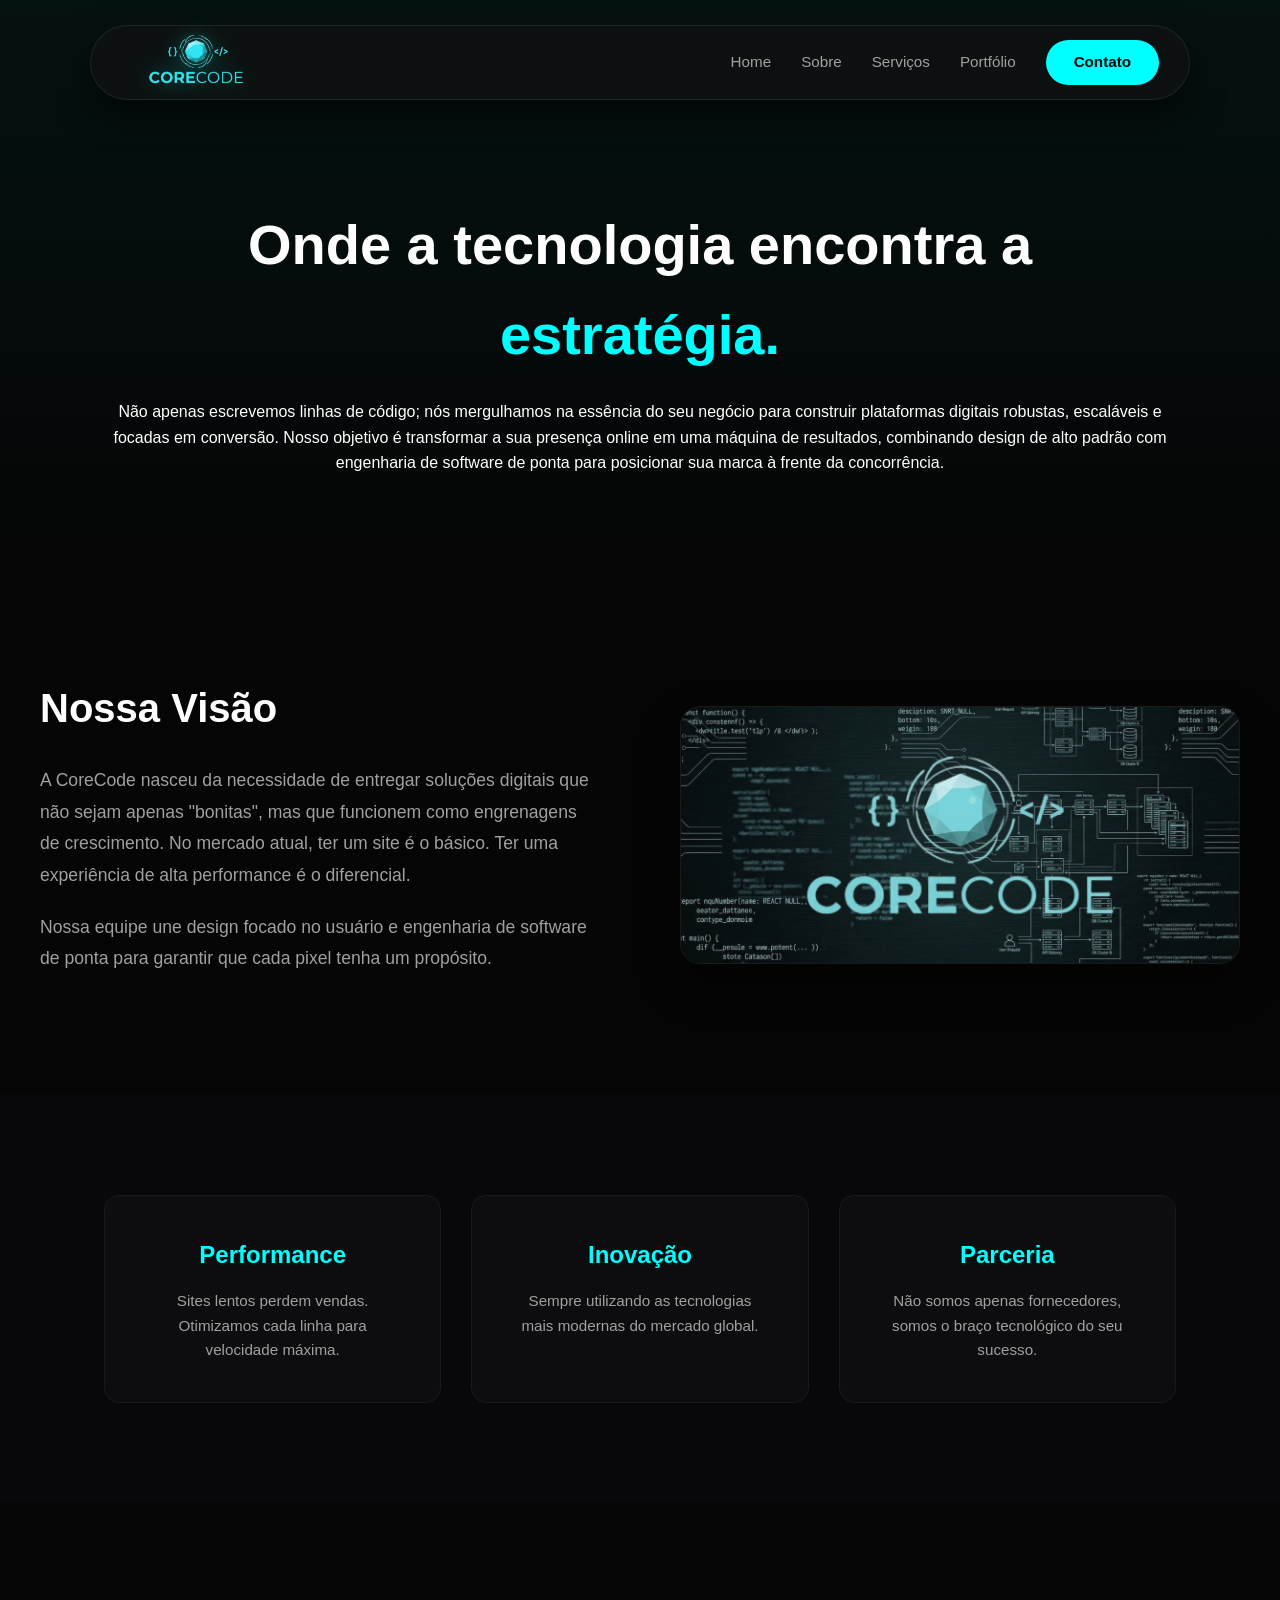
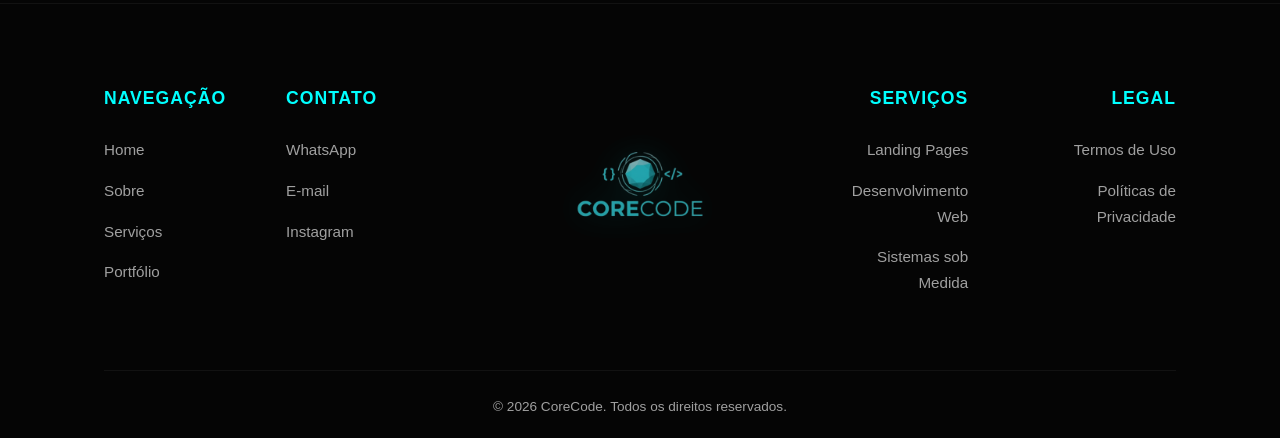
<file: sobre.html>
<!DOCTYPE html>
<html lang="pt-br">
<head>
    <meta charset="UTF-8">
    <meta name="viewport" content="width=device-width, initial-scale=1.0">
    <title>Sobre Nós | CoreCode</title>
    <link rel="stylesheet" href="style.css">
    <link href="https://fonts.googleapis.com/css2?family=Inter:wght@300;400;600;800&display=swap" rel="stylesheet">

    <style>
        @media (min-width: 769px) {
            #menu-mobile, 
            .menu-toggle {
                display: none !important;
                visibility: hidden !important;
                opacity: 0 !important;
                pointer-events: none !important;
            }
        }
    </style>

    <link rel="icon" type="image/png" href="img/icone_logo.png">
</head>
<body>

     <header>
        <div class="container">
            <div class="logo">
                <a href="index.html">
                    <img src="img/logo transparente.png" alt="Ícone Corecode" class="logo-img">
                </a>
            </div>

          <div class="menu-toggle" onclick="abrirMenu()" style="cursor: pointer; z-index: 999999;">
    <svg viewBox="0 0 24 24" width="35" height="35" stroke="#00FFFF" stroke-width="2.5" fill="none">
        <line x1="3" y1="12" x2="21" y2="12"></line>
        <line x1="3" y1="6" x2="21" y2="6"></line>
        <line x1="3" y1="18" x2="21" y2="18"></line>
    </svg>
</div>

<nav id="nav-links" class="nav-movel">
    <a href="index.html">Home</a>
    <a href="sobre.html">Sobre</a>
    <a href="servicos.html">Serviços</a>
    <a href="portifolio.html">Portfólio</a>
    <a href="contato.html" class="btn-contato-nav">Contato</a>
</nav>

<script>
function abrirMenu() {
    // Certifique-se de que o ID aqui é o mesmo do seu <nav>
    const menu = document.getElementById("nav-links"); 
    menu.classList.toggle("menu-aberto");
}
</script>

        
    </header>

    <section class="sobre-hero">
        <div class="container">
            <h1 class="revelar">Onde a tecnologia encontra a <span class="destaque">estratégia.</span></h1>
            <p class="revelar">Não apenas escrevemos linhas de código; nós mergulhamos na essência do seu negócio para construir plataformas digitais robustas, escaláveis e focadas em conversão. Nosso objetivo é transformar a sua presença online em uma máquina de resultados, combinando design de alto padrão com engenharia de software de ponta para posicionar sua marca à frente da concorrência.</p>
        </div>
    </section>

    <section class="nossa-missao">
        <div class="container grid-sobre">
            <div class="sobre-texto revelar-esquerda">
                <h2>Nossa <span>Visão</span></h2>
                <p>A CoreCode nasceu da necessidade de entregar soluções digitais que não sejam apenas "bonitas", mas que funcionem como engrenagens de crescimento. No mercado atual, ter um site é o básico. Ter uma experiência de alta performance é o diferencial.</p>
                <p>Nossa equipe une design focado no usuário e engenharia de software de ponta para garantir que cada pixel tenha um propósito.</p>
            </div>
            <div class="sobre-imagem revelar">
                <div class="placeholder-img">
                    <img src="img/fundo_sobre.png" alt="Tecnologia CoreCode">
                </div>
            </div>
        </div>
    </section>

    <section class="valores">
        <div class="container">
            <div class="valores-grid">
                <div class="valor-card revelar">
                    <h3>Performance</h3>
                    <p>Sites lentos perdem vendas. Otimizamos cada linha para velocidade máxima.</p>
                </div>
                <div class="valor-card revelar">
                    <h3>Inovação</h3>
                    <p>Sempre utilizando as tecnologias mais modernas do mercado global.</p>
                </div>
                <div class="valor-card revelar">
                    <h3>Parceria</h3>
                    <p>Não somos apenas fornecedores, somos o braço tecnológico do seu sucesso.</p>
                </div>
            </div>
        </div>
    </section>

   <footer class="footer">
        <div class="container">
            <div class="footer-layout">
                
                <div class="footer-side left-side">
                    <div class="footer-column">
                        <h3>Navegação</h3>
                        <ul>
                            <li><a href="index.html">Home</a></li>
                            <li><a href="sobre.html">Sobre</a></li>
                            <li><a href="servicos.html">Serviços</a></li>
                            <li><a href="portifolio.html">Portfólio</a></li>
                        </ul>
                    </div>
                    <div class="footer-column">
                        <h3>Contato</h3>
                        <ul>
                            <li><a href="https://wa.me/5551993028773" target="_blank">WhatsApp</a></li>
                            <li><a href="mailto:contato@somoscorecode.com.br">E-mail</a></li>
                            <li><a href="https://instagram.com/corecode.tech" target="_blank">Instagram</a></li>
                        </ul>
                    </div>
                </div>

                <div class="footer-center">
                    <a href="#" class="footer-logo" title="Voltar ao topo">
                        <img src="img/logo transparente.png" alt="Corecode Logo" class="footer-logo-img">
                    </a>
                </div> <div class="footer-side right-side">
                    <div class="footer-column">
                        <h3>Serviços</h3>
                        <ul>
                            <li><a href="servicos.html">Landing Pages</a></li>
                            <li><a href="servicos.html">Desenvolvimento Web</a></li>
                            <li><a href="servicos.html">Sistemas sob Medida</a></li>
                        </ul>
                    </div>
                    <div class="footer-column">
                        <h3>Legal</h3>
                        <ul>
                            <li><a href="#">Termos de Uso</a></li>
                            <li><a href="#">Políticas de Privacidade</a></li>
                        </ul>
                    </div>
                </div>
                
            </div>

            <div class="footer-bottom">
                <p>&copy; 2026 CoreCode. Todos os direitos reservados.</p>
            </div>
        </div>
    </footer>

    <script>
        const observador = new IntersectionObserver((entradas) => {
            entradas.forEach((entrada) => {
                if (entrada.isIntersecting) {
                    entrada.target.classList.add('mostrar');
                }
            });
        }, { threshold: 0.1 });

        const elementosParaAnimar = document.querySelectorAll('.revelar, .revelar-esquerda');
        elementosParaAnimar.forEach((elemento) => observador.observe(elemento));
    </script>
</body>
</html>
</file>
<file: style.css>
/* --- CORECODE DESIGN SYSTEM --- */
:root {
    --cor-fundo: #050505; 
    --cor-fundo-card: #121212; 
    --cor-texto-principal: #FFFFFF; 
    --cor-texto-secundario: #A0A0A0; 
    --cor-accent: #00FFFF; 
    --cor-accent-hover: #00CCCC; 
    
    --fonte-principal: 'Montserrat', sans-serif;
}

/* --- RESET BÁSICO --- */
* {
    margin: 0;
    padding: 0;
    box-sizing: border-box;
}



html {
    scroll-behavior: smooth;
}

/* --- UTILITÁRIOS --- */
.destaque {
    color: var(--cor-accent) !important;
}

body {
    background-color: var(--cor-fundo);
    color: var(--cor-texto-principal);
    font-family: var(--fonte-principal);
    line-height: 1.6;
    overflow-x: hidden;
}

.container {
    max-width: 1200px;
    margin: 0 auto;
    padding: 0 5%;
}

h1, h2, h3 {
    font-weight: 700;
}

/* --- HEADER (ILHA FLUTUANTE) --- */
header { 
    background-color: rgba(18, 18, 18, 0.7); /* Fundo um pouco mais escuro e transparente */
    backdrop-filter: blur(15px); /* Efeito de vidro fosco (Glassmorphism) */
    -webkit-backdrop-filter: blur(15px);
    height: 75px; 
    
    /* Configurações da Ilha */
    position: fixed; 
    top: 25px; /* Descola do topo da tela */
    left: 50%; /* Joga pro meio */
    transform: translateX(-50%); /* Centraliza perfeitamente */
    width: 90%; /* Largura da ilha (não encosta nas laterais) */
    max-width: 1100px; /* Largura máxima em monitores grandes */
    border-radius: 50px; /* Deixa os cantos totalmente arredondados (pílula) */
    border: 1px solid rgba(255, 255, 255, 0.08); /* Borda prateada bem suave */
    box-shadow: 0 15px 35px rgba(0, 0, 0, 0.6); /* Sombra para dar a sensação de flutuação */
    
    z-index: 1000; 
    display: flex; 
    align-items: center; 
}

/* Ajuste do container interno da Ilha */
header .container { 
    display: flex; 
    justify-content: space-between; 
    align-items: center; 
    width: 100%; 
    padding: 0 30px; /* Afasta o logo e os menus das bordas arredondadas */
}

/* Ajuste do Logo para encaixar dentro da Ilha */
.logo { 
    display: flex;
    align-items: center;
}

/* Aumentando a logo para recuperar a presença dela */
.logo-img { 
    height: 150px; /* Aumentamos de 45px para 150px */
    width: auto;
    filter: drop-shadow(0px 0px 10px rgba(0, 255, 255, 0.4)); 
    transition: 0.3s; 
}

.logo-img:hover {
    transform: scale(1.05);
}

nav { display: flex; align-items: center; gap: 30px; }
nav a { color: var(--cor-texto-principal); text-decoration: none; font-size: 0.95rem; font-weight: 500; transition: 0.3s; }
nav a:hover { color: var(--cor-accent); }

/* Consertando o texto invisível do botão de Contato */
nav a.btn-contato-nav { 
    background-color: var(--cor-accent) !important;
    color: #050505 !important; /* Força a letra a ficar quase preta para dar leitura */
    padding: 10px 28px; 
    border-radius: 30px; 
    font-weight: 700; /* Deixei a fonte um pouco mais gordinha */
    transition: 0.3s;
    border: none; /* Remove qualquer borda fantasma */
}

nav a.btn-contato-nav:hover {
    transform: translateY(-2px);
    box-shadow: 0 5px 15px rgba(0, 255, 255, 0.4);
    color: #000 !important;
}

/* Esconde o menu no celular (já estava no seu código, mantive para não quebrar) */
@media (max-width: 900px) {
    nav { display: none; }
    header { width: 95%; top: 15px; } /* Ilha um pouco mais larga no celular */
}

/* --- NAVEGAÇÃO --- */
nav {
    display: flex;
    align-items: center;
    gap: 30px;
    height: 70px; 
}

nav a {
    color: var(--cor-texto-secundario);
    text-decoration: none;
    font-size: 0.95rem;
    transition: color 0.3s;
}

nav a:hover {
    color: var(--cor-accent);
}

.btn-contato-nav {
    border: 1px solid var(--cor-accent);
    padding: 8px 18px;
    border-radius: 4px;
    color: var(--cor-accent) !important;
    transition: all 0.3s ease;
}

.btn-contato-nav:hover {
    background-color: var(--cor-accent);
    color: #000 !important;
}

/* --- HERO (COM FUNDO DESFOCADO) --- */
.hero { 
    position: relative;
    min-height: 100vh; 
    display: flex; 
    align-items: center; 
    padding-top: 120px; 
    overflow: hidden; /* Impede que as bordas do desfoque vazem da tela */
}

/* 1. A Imagem de Fundo Desfocada */
.hero::before {
    content: "";
    position: absolute;
    top: 0;
    left: 0;
    width: 100%;
    height: 100%;
    /* ATENÇÃO: Coloque exatamente o nome do seu arquivo de imagem aqui */
    background-image: url('img/plano_de_fundo_corecode.jpeg');
    background-size: cover;
    background-position: center;
    filter: blur(8px); /* Nível de desfoque (aumente ou diminua se quiser) */
    transform: scale(1.05); /* Aumenta a imagem 5% para esconder a borda esbranquiçada do blur */
    z-index: -2; /* Joga a imagem lá pro fundo */
}

/* 2. Camada Escura (Overlay) para dar leitura no texto */
.hero::after {
    content: "";
    position: absolute;
    top: 0;
    left: 0;
    width: 100%;
    height: 100%;
    /* O 0.82 é a transparência. 1 é totalmente preto, 0 é transparente. */
    background: rgba(5, 5, 8, 0.6); 
    z-index: -1; /* Fica entre a imagem e o texto */
}

.hero-content { 
    position: relative;
    z-index: 1; /* Garante que o texto fique por cima de todas as camadas de fundo */
    max-width: 800px; 
    text-align: center; 
    margin: 0 auto; 
}

.hero h1 { 
    font-size: 3.8rem; /* Aumentei um pouquinho o título para dar mais impacto */
    margin-bottom: 25px; 
    text-shadow: 0 4px 15px rgba(0,0,0,0.5); /* Sombra no texto para destacar ainda mais */
}

.hero h1 .destaque { 
    color: var(--cor-accent); 
}

.hero p {
    font-size: 1.1rem;
    color: #e0e0e0;
    margin-bottom: 40px;
    text-shadow: 0 2px 10px rgba(0,0,0,0.5);
}

.btn-primary { 
    display: inline-block; 
    background-color: var(--cor-accent); 
    color: #000; 
    padding: 16px 36px; 
    font-size: 1.1rem;
    font-weight: 800; 
    text-decoration: none; 
    border-radius: 4px; 
    box-shadow: 0 0 20px rgba(0, 255, 255, 0.4); 
    transition: 0.3s;
}

.btn-primary:hover {
    transform: translateY(-3px);
    box-shadow: 0 5px 25px rgba(0, 255, 255, 0.6);
}

/* --- BOTÃO PRINCIPAL --- */
.btn-primary {
    display: inline-block;
    background-color: var(--cor-accent);
    color: #000;
    padding: 16px 36px;
    font-weight: 700;
    text-decoration: none;
    text-transform: uppercase;
    letter-spacing: 1px;
    border-radius: 4px;
    transition: all 0.3s ease;
    box-shadow: 0 0 20px rgba(0, 255, 255, 0.4);
}

.btn-primary:hover {
    background-color: var(--cor-accent-hover);
    transform: translateY(-3px);
    box-shadow: 0 0 30px rgba(0, 255, 255, 0.7);
}

/* --- SERVIÇOS --- */
.servicos {
    padding: 100px 0;
    background-color: #0a0a0a;
}

.servicos h2 {
    text-align: center;
    font-size: 2.8rem;
    margin-bottom: 15px;
}

.servicos h2 span {
    color: var(--cor-accent);
}

.servicos-subtitle {
    text-align: center;
    color: var(--cor-texto-secundario);
    margin-bottom: 60px;
    font-size: 1.1rem;
}

.servicos-grid {
    display: grid;
    grid-template-columns: repeat(auto-fit, minmax(300px, 1fr));
    gap: 30px;
}

.servico-card {
    background-color: var(--cor-fundo-card);
    padding: 40px;
    border-radius: 8px;
    border: 1px solid #1a1a1a;
    transition: border-color 0.3s, transform 0.3s;
}

.servico-card:hover {
    border-color: var(--cor-accent);
    transform: translateY(-5px);
}

.servico-card h3 {
    color: var(--cor-accent);
    font-size: 1.5rem;
    margin-bottom: 15px;
}

.servico-card p {
    color: var(--cor-texto-secundario);
    font-size: 1rem;
}

/* --- SEÇÃO POR QUE CORECODE (CORRIGIDA - VERSÃO FINAL) --- */
.porque-corecode { 
    padding: 100px 0; 
    background-color: var(--cor-fundo); 
}

.porque-corecode h2 { 
    text-align: center; 
    font-size: 2.8rem; 
    margin-bottom: 10px; 
}

.porque-corecode h2 span { 
    color: var(--cor-accent); 
}

.porque-corecode .subtitle { 
    text-align: center; 
    color: var(--cor-texto-secundario); 
    margin-bottom: 60px; 
}

.porque-grid { 
    display: grid; 
    grid-template-columns: repeat(2, 1fr); 
    gap: 20px; 
}

.porque-card { 
    background-color: var(--cor-fundo-card); 
    padding: 30px; 
    border-radius: 8px; 
    border: 1px solid #1a1a1a; 
    display: flex; 
    align-items: center; /* Centraliza verticalmente o ícone com o texto */
    gap: 25px; 
    transition: 0.3s ease; 
    overflow: hidden; 
}

.porque-card:hover { 
    border-color: var(--cor-accent); 
    transform: translateX(10px); 
}

/* O segredo para o ícone não explodir ou sumir */
.porque-icon-area { 
    width: 60px; 
    height: 60px; 
    min-width: 60px; /* Impede o texto de empurrar o ícone */
    display: flex; 
    align-items: center; 
    justify-content: center; 
    flex-shrink: 0; /* Reforça que o container não pode diminuir */
}

.porque-img { 
    max-width: 100%; 
    max-height: 100%; 
    object-fit: contain; /* Mantém o diamante na proporção correta */
}

.porque-info { 
    flex: 1; /* Faz o texto ocupar todo o resto do card */
}

.porque-info h3 { 
    color: var(--cor-accent); 
    font-size: 1.3rem; 
    margin-bottom: 5px; 
}

.porque-info p { 
    color: var(--cor-texto-secundario); 
    font-size: 0.95rem; 
    line-height: 1.5;
    margin: 0; 
}

/* Ajuste para telas menores */
@media (max-width: 850px) {
    .porque-grid { 
        grid-template-columns: 1fr; 
    }
}

/* --- PORTFÓLIO --- */
.portfolio {
    padding: 100px 0;
    background-color: var(--cor-fundo);
}

.portfolio h2 {
    text-align: center;
    font-size: 2.8rem;
    margin-bottom: 15px;
}

.portfolio h2 span {
    color: var(--cor-accent);
}

.portfolio-subtitle {
    text-align: center;
    color: var(--cor-texto-secundario);
    margin-bottom: 60px;
    font-size: 1.1rem;
}

.portfolio-grid {
    display: grid;
    grid-template-columns: repeat(auto-fit, minmax(350px, 1fr));
    gap: 40px;
}

.portfolio-card {
    background-color: var(--cor-fundo-card);
    border-radius: 8px;
    overflow: hidden;
    border: 1px solid #1a1a1a;
    transition: transform 0.4s ease, border-color 0.4s ease;
}

.portfolio-card:hover {
    transform: translateY(-10px);
    border-color: var(--cor-accent);
    box-shadow: 0 10px 30px rgba(0, 255, 255, 0.1);
}

.portfolio-img-container {
    height: 250px;
    background-color: #0a0a0a;
    border-bottom: 1px solid #1a1a1a;
    display: flex;
    align-items: center;
    justify-content: center;
}

.img-placeholder {
    color: #333;
    font-weight: 600;
    text-transform: uppercase;
    letter-spacing: 2px;
}

.portfolio-info {
    padding: 30px;
}

.tag {
    display: inline-block;
    background-color: rgba(0, 255, 255, 0.1);
    color: var(--cor-accent);
    padding: 5px 12px;
    border-radius: 50px;
    font-size: 0.8rem;
    font-weight: 700;
    margin-bottom: 15px;
}

.portfolio-info h3 {
    font-size: 1.6rem;
    margin-bottom: 10px;
}

.portfolio-info p {
    color: var(--cor-texto-secundario);
    font-size: 0.95rem;
    margin-bottom: 25px;
    min-height: 70px;
}

.btn-outline {
    display: inline-block;
    border: 1px solid var(--cor-accent);
    color: var(--cor-accent);
    padding: 10px 20px;
    text-decoration: none;
    font-weight: 600;
    border-radius: 4px;
    transition: all 0.3s ease;
}

.btn-outline:hover {
    background-color: var(--cor-accent);
    color: #000;
}

/* --- RESPONSIVIDADE --- */
@media (max-width: 900px) {
    .hero h1 {
        font-size: 2.8rem;
    }
    
    .logo-img {
        height: 100px; 
    }

    .logo {
        width: 200px;
    }
    
    nav {
        display: none; 
    }
}

/* --- FOOTER CORECODE (LAYOUT CENTRALIZADO) --- */
.footer {
    background-color: var(--cor-fundo-card); /* Fundo acompanhando os cards para dar contraste com o fundo principal */
    padding: 80px 0 30px 0;
    border-top: 1px solid #1a1a1a;
    margin-top: 100px;
}

.footer-layout {
    display: grid;
    grid-template-columns: 1fr auto 1fr; /* Esquerda(1fr) | Centro(auto) | Direita(1fr) */
    gap: 50px;
    align-items: start;
    margin-bottom: 60px;
}

.footer-side {
    display: flex;
    justify-content: space-around; /* Espalha as listas igualmente em cada lado */
    gap: 30px;
}

/* Centraliza a Logo de forma imponente */
.footer-center {
    display: flex;
    flex-direction: column;
    align-items: center;
    justify-content: center;
    padding: 0 40px; /* Dá um respiro para a logo não colar nos textos */
}

.footer-center .footer-logo-img {
    height: 200px; /* Tamanho maior para dar destaque no centro */
    width: auto;
    filter: drop-shadow(0px 0px 15px rgba(0, 255, 255, 0.2));
    transition: transform 0.3s ease;
}

.footer-center .footer-logo-img:hover {
    transform: scale(1.1);
}

.footer-column h3 {
    color: var(--cor-texto-principal);
    font-size: 1.1rem;
    margin-bottom: 25px;
    text-transform: uppercase;
    letter-spacing: 1px;
}

.footer-column ul {
    list-style: none;
}

.footer-column ul li {
    margin-bottom: 12px;
}

.footer-column ul li a {
    color: var(--cor-texto-secundario);
    text-decoration: none;
    font-size: 0.9rem;
    transition: all 0.3s ease;
}

.footer-column ul li a:hover {
    color: var(--cor-accent);
    padding-left: 5px; /* Efeito de deslizar levemente */
}

/* Linha final com Direitos Autorais */
.footer-bottom {
    border-top: 1px solid #1a1a1a;
    padding-top: 30px;
    text-align: center; /* Centraliza o texto perfeitamente */
    color: var(--cor-texto-secundario);
    font-size: 0.85rem;
}

.system-status {
    display: flex;
    align-items: center;
    gap: 8px;
}

.status-dot {
    width: 8px;
    height: 8px;
    background-color: #00ff88; 
    border-radius: 50%;
    box-shadow: 0 0 10px #00ff88;
}

/* Responsividade do Footer (Celular e Tablets) */
@media (max-width: 900px) {
    .footer-layout {
        grid-template-columns: 1fr; /* Empilha tudo em uma coluna */
        text-align: center;
    }
    
    .footer-center {
        order: -1; /* Joga a Logo lá para cima no celular */
        margin-bottom: 40px;
        padding: 0;
    }

    .footer-side {
        flex-direction: column;
        gap: 40px;
    }
}

@media (max-width: 600px) {
    .footer-bottom {
        flex-direction: column;
        gap: 15px;
        text-align: center;
    }
}

/* --- ANIMAÇÕES DE ENTRADA (PRENDE A ATENÇÃO) --- */

.hero h1 { 
    opacity: 0; /* Começa invisível */
    animation: fadeInDown 1s ease-out 0.2s forwards; 
}

.hero p {
    opacity: 0;
    animation: fadeInUp 1s ease-out 0.8s forwards; /* Atrasa 0.8s para aparecer depois do título */
}

.hero .btn-primary { 
    opacity: 0;
    animation: fadeInUp 1s ease-out 1.4s forwards; /* Atrasa 1.4s para aparecer por último */
}

/* Criando os movimentos da animação */
@keyframes fadeInDown {
    from { 
        opacity: 0; 
        transform: translateY(-30px); 
    }
    to { 
        opacity: 1; 
        transform: translateY(0); 
    }
}

@keyframes fadeInUp {
    from { 
        opacity: 0; 
        transform: translateY(30px); 
    }
    to { 
        opacity: 1; 
        transform: translateY(0); 
    }
}

/* --- EFEITO SCROLL REVEAL (REVELAR AO DESCER) --- */
.revelar {
    opacity: 0;
    transform: translateY(50px); /* Começa 50px para baixo */
    transition: all 0.8s ease-out; /* Velocidade e suavidade do movimento */
}

/* Quando o JavaScript adicionar essa classe, o elemento aparece */
.revelar.mostrar {
    opacity: 1;
    transform: translateY(0); /* Volta para a posição original perfeitamente */
}

/* Dica extra: Se quiser que algo venha da esquerda em vez de baixo */
.revelar-esquerda {
    opacity: 0;
    transform: translateX(-50px);
    transition: all 0.8s ease-out;
}
.revelar-esquerda.mostrar {
    opacity: 1;
    transform: translateX(0);
}

/* --- ESTILOS PÁGINA SOBRE --- */

.sobre-hero {
    padding: 200px 0 100px 0; /* Mais espaço por causa do header flutuante */
    text-align: center;
    background: linear-gradient(to bottom, rgba(0,255,255,0.05), transparent);
}

.sobre-hero h1 { font-size: 3.5rem; margin-bottom: 20px; }

.grid-sobre {
    display: grid;
    grid-template-columns: 1fr 1fr;
    gap: 80px;
    align-items: center;
    padding: 100px 0;
}

.sobre-texto h2 { font-size: 2.5rem; margin-bottom: 25px; }
.sobre-texto p { 
    color: var(--cor-texto-secundario); 
    line-height: 1.8; 
    margin-bottom: 20px; 
    font-size: 1.1rem;
}

.sobre-imagem .placeholder-img {
    border-radius: 20px;
    overflow: hidden;
    border: 1px solid #1a1a1a;
    box-shadow: 0 20px 40px rgba(0,0,0,0.4);
}

.sobre-imagem img {
    width: 100%;
    display: block;
    filter: grayscale(0.5); /* Efeito elegante */
}

/* Grid de Valores */
.valores { padding: 100px 0; background-color: #08080a; }

.valores-grid {
    display: grid;
    grid-template-columns: repeat(3, 1fr);
    gap: 30px;
}

.valor-card {
    background: rgba(255,255,255,0.02);
    padding: 40px;
    border-radius: 15px;
    border: 1px solid #1a1a1a;
    text-align: center;
    transition: 0.3s;
}

.valor-card:hover {
    border-color: var(--cor-accent);
    background: rgba(0,255,255,0.02);
}

.valor-card h3 { color: var(--cor-accent); margin-bottom: 15px; font-size: 1.5rem; }
.valor-card p { color: var(--cor-texto-secundario); font-size: 0.95rem; }

/* Ajustes Responsivos Sobre */
@media (max-width: 900px) {
    .grid-sobre { grid-template-columns: 1fr; gap: 40px; text-align: center; }
    .valores-grid { grid-template-columns: 1fr; }
    .sobre-hero h1 { font-size: 2.5rem; }
}

/* --- PÁGINA SERVIÇOS --- */

.servicos-hero {
    padding: 200px 0 80px 0;
    text-align: center;
    background: radial-gradient(circle at 50% -20%, rgba(0, 255, 255, 0.1), transparent 60%);
}

.servicos-hero h1 { font-size: 3.5rem; margin-bottom: 20px; }
.servicos-hero p {
    font-size: 1.15rem;
    color: var(--cor-texto-secundario);
    max-width: 700px;
    margin: 0 auto;
    line-height: 1.6;
}

.servicos-lista { padding: 80px 0 120px 0; }

.servico-item {
    display: flex;
    gap: 40px;
    background: rgba(255, 255, 255, 0.02);
    border: 1px solid rgba(255, 255, 255, 0.05);
    border-radius: 20px;
    padding: 50px;
    margin-bottom: 40px;
    transition: 0.4s ease;
}

.servico-item:hover {
    background: rgba(0, 255, 255, 0.02);
    border-color: rgba(0, 255, 255, 0.3);
    transform: translateY(-5px);
    box-shadow: 0 15px 40px rgba(0, 0, 0, 0.5);
}

.servico-icone {
    font-size: 4rem;
    font-weight: 800;
    color: transparent;
    -webkit-text-stroke: 1px rgba(255, 255, 255, 0.2); /* Cria o efeito de número vazado */
    line-height: 1;
    transition: 0.4s;
}

.servico-item:hover .servico-icone {
    -webkit-text-stroke: 1px var(--cor-accent);
    color: rgba(0, 255, 255, 0.1);
}

.servico-conteudo h2 {
    font-size: 2.2rem;
    margin-bottom: 20px;
}

.servico-conteudo p {
    color: var(--cor-texto-secundario);
    line-height: 1.8;
    font-size: 1.05rem;
    margin-bottom: 25px;
}

.servico-features {
    list-style: none;
    padding: 0;
    display: grid;
    grid-template-columns: repeat(auto-fit, minmax(200px, 1fr));
    gap: 15px;
}

.servico-features li {
    color: #fff;
    font-size: 0.95rem;
    display: flex;
    align-items: center;
    gap: 10px;
}

/* Bolinha neon ao lado dos itens da lista */
.servico-features li::before {
    content: "";
    display: block;
    width: 8px;
    height: 8px;
    background-color: var(--cor-accent);
    border-radius: 50%;
    box-shadow: 0 0 10px var(--cor-accent);
}

/* Call to Action Final */
.cta-section { padding: 60px 0 120px 0; }

.cta-box {
    background: linear-gradient(135deg, rgba(18, 18, 20, 0.9), rgba(5, 5, 5, 0.9));
    border: 1px solid rgba(0, 255, 255, 0.2);
    border-radius: 30px;
    padding: 80px 40px;
    text-align: center;
    box-shadow: 0 20px 50px rgba(0, 0, 0, 0.6);
}

.cta-box h2 { font-size: 2.5rem; margin-bottom: 20px; }
.cta-box p { color: var(--cor-texto-secundario); font-size: 1.1rem; margin-bottom: 40px; }

/* Responsividade da Página de Serviços */
@media (max-width: 900px) {
    .servico-item { flex-direction: column; gap: 20px; padding: 30px; }
    .servicos-hero h1 { font-size: 2.5rem; }
    .cta-box h2 { font-size: 2rem; }
}

/* --- PÁGINA PORTFÓLIO --- */

.portfolio-hero {
    padding: 200px 0 60px 0;
    text-align: center;
}

.portfolio-hero h1 { font-size: 3.5rem; margin-bottom: 20px; line-height: 1.1; }
.portfolio-hero p {
    font-size: 1.15rem;
    color: var(--cor-texto-secundario);
    max-width: 600px;
    margin: 0 auto;
    line-height: 1.6;
}

/* Grid de 2 Colunas para dar destaque as imagens */
.portfolio-grid {
    display: grid;
    grid-template-columns: repeat(2, 1fr);
    gap: 50px;
    padding: 60px 0 120px 0;
}

.portfolio-card {
    background: rgba(255, 255, 255, 0.02);
    border: 1px solid rgba(255, 255, 255, 0.05);
    border-radius: 20px;
    overflow: hidden; /* Corta o que passar dos cantos arredondados */
    transition: 0.4s ease;
}

.portfolio-card:hover {
    border-color: var(--cor-accent);
    transform: translateY(-8px);
    box-shadow: 0 20px 40px rgba(0, 255, 255, 0.1);
}

.portfolio-img-wrapper {
    width: 100%;
    height: 320px;
    overflow: hidden;
}

.portfolio-img {
    width: 100%;
    height: 100%;
    object-fit: cover; /* Garante que a imagem preencha o espaço sem amassar */
    filter: grayscale(0.4); /* Deixa a imagem levemente cinza */
    transition: transform 0.6s ease, filter 0.6s ease;
}

/* Efeito de zoom na imagem ao passar o mouse */
.portfolio-card:hover .portfolio-img {
    transform: scale(1.08);
    filter: grayscale(0); /* Volta para a cor original */
}

.portfolio-info {
    padding: 35px;
}

.tags {
    display: flex;
    gap: 10px;
    margin-bottom: 20px;
    flex-wrap: wrap;
}

.tag {
    background: rgba(0, 255, 255, 0.1);
    color: var(--cor-accent);
    padding: 6px 14px;
    border-radius: 20px;
    font-size: 0.8rem;
    font-weight: 700;
    text-transform: uppercase;
    letter-spacing: 1px;
}

.portfolio-info h3 {
    font-size: 1.8rem;
    margin-bottom: 15px;
    color: #fff;
}

.portfolio-info p {
    color: var(--cor-texto-secundario);
    line-height: 1.7;
    font-size: 1.05rem;
}

/* Responsividade Portfólio */
@media (max-width: 900px) {
    .portfolio-grid { grid-template-columns: 1fr; gap: 40px; }
    .portfolio-hero h1 { font-size: 2.8rem; }
    .portfolio-img-wrapper { height: 250px; }
}

/* --- PÁGINA CONTATO & FORMULÁRIO NATURAL LANGUAGE --- */

.contato-hero {
    padding: 200px 0 60px 0;
    text-align: center;
}

.contato-hero h1 { font-size: 3.5rem; margin-bottom: 20px; line-height: 1.1; }
.contato-hero p {
    font-size: 1.15rem;
    color: var(--cor-texto-secundario);
    max-width: 600px;
    margin: 0 auto;
}

.contato-interativo {
    padding: 40px 0 120px 0;
}

/* --- TEXTO E CAMPOS DO FORMULÁRIO (AJUSTE DE FLUXO) --- */

.form-manifesto {
    background: rgba(10, 10, 12, 0.8);
    border: 1px solid rgba(255, 255, 255, 0.05);
    border-radius: 30px;
    padding: 60px;
    max-width: 1100px; /* Aumentamos de 900px para 1100px para dar mais respiro horizontal */
    margin: 0 auto;
    box-shadow: 0 30px 60px rgba(0,0,0,0.5);
    backdrop-filter: blur(10px);
}

.frase-interativa {
    font-size: 1.5rem; /* Reduzimos um milímetro para a frase caber melhor */
    line-height: 2.6;  /* Espaço perfeito entre as linhas */
    color: #e0e0e0;
    font-weight: 300;
    text-align: left;
}

.input-linha {
    background: rgba(255, 255, 255, 0.03);
    border: 1px solid rgba(255, 255, 255, 0.05);
    border-bottom: 2px solid rgba(0, 255, 255, 0.3);
    border-radius: 8px;
    color: var(--cor-accent);
    font-family: 'Inter', sans-serif;
    font-size: 1.4rem; /* Acompanha o novo tamanho do texto */
    font-weight: 600;
    padding: 4px 15px;
    margin: 0 8px;
    text-align: center;
    width: auto;
    min-width: 150px; /* Reduzimos a largura mínima para não quebrar a linha à toa */
    outline: none;
    transition: all 0.3s ease;
    vertical-align: baseline;
    display: inline-block; /* Garante que o campo se comporte como uma palavra no texto */
}

/* Efeito ao passar o mouse */
.input-linha:hover {
    background: rgba(255, 255, 255, 0.06);
    border-bottom-color: rgba(0, 255, 255, 0.6);
}

/* Efeito ao clicar/preencher */
.input-linha:focus, .input-linha:valid:not(:placeholder-shown) {
    background: rgba(0, 255, 255, 0.05);
    border: 1px solid rgba(0, 255, 255, 0.2);
    border-bottom: 2px solid var(--cor-accent);
    text-shadow: 0 0 10px rgba(0, 255, 255, 0.3);
    box-shadow: 0 5px 15px rgba(0, 255, 255, 0.05); /* Leve brilho em volta do input */
}

/* Ajustes visuais para as caixas de seleção (Selects) */
.select-linha {
    cursor: pointer;
    appearance: none;
    -webkit-appearance: none;
    -moz-appearance: none;
    color: rgba(0, 255, 255, 0.5); /* Começa um pouco mais apagado */
}

/* Quando uma opção válida for escolhida, ele "acende" */
.select-linha:valid {
    color: var(--cor-accent);
}

.select-linha option {
    background-color: #0a0a0c; /* Fundo escuro para a caixinha de opções que abrir */
    color: var(--cor-accent);
    font-size: 1.2rem;
    padding: 10px;
}

/* Botão de Envio */
.form-acoes {
    margin-top: 60px;
    text-align: right;
}

.btn-enviar-neon {
    background: transparent;
    color: var(--cor-accent);
    border: 2px solid var(--cor-accent);
    padding: 15px 40px;
    font-size: 1.2rem;
    font-weight: 700;
    border-radius: 50px;
    cursor: pointer;
    transition: 0.4s;
    font-family: 'Inter', sans-serif;
}

.btn-enviar-neon:hover {
    background: var(--cor-accent);
    color: #000;
    box-shadow: 0 0 20px rgba(0, 255, 255, 0.5);
}

/* --- BOTÃO FLUTUANTE WHATSAPP PREMIUM --- */
.wpp-flutuante {
    position: fixed;
    bottom: 40px; /* Distância do fundo */
    right: 40px;  /* Distância da direita */
    width: 65px;
    height: 65px;
    z-index: 9999; /* Garante que fique em cima de tudo */
    display: flex;
    align-items: center;
    justify-content: center;
    transition: all 0.4s ease;
    filter: drop-shadow(0 10px 15px rgba(0, 0, 0, 0.3));
    animation: pulso-wpp 2s infinite; /* Ativa a animação de brilho */
    border-radius: 50%;
}

.wpp-icon {
    width: 100%;
    height: 100%;
    object-fit: contain;
    transition: transform 0.3s ease;
}

/* Efeito de aumentar ao passar o mouse */
.wpp-flutuante:hover {
    transform: scale(1.1) translateY(-5px);
    filter: drop-shadow(0 15px 25px rgba(37, 211, 102, 0.4));
}

/* Animação de Pulso (Brilho Verde) */
@keyframes pulso-wpp {
    0% {
        box-shadow: 0 0 0 0 rgba(37, 211, 102, 0.7);
    }
    70% {
        box-shadow: 0 0 0 20px rgba(37, 211, 102, 0);
    }
    100% {
        box-shadow: 0 0 0 0 rgba(37, 211, 102, 0);
    }
}

/* Responsividade: Botão menor no celular */
@media (max-width: 768px) {
    .wpp-flutuante {
        bottom: 20px;
        right: 20px;
        width: 55px;
        height: 55px;
    }
}

/* Animação de pulso para chamar atenção */
@keyframes pulso-wpp {
    0% { box-shadow: 0 0 0 0 rgba(37, 211, 102, 0.5); }
    70% { box-shadow: 0 0 0 15px rgba(37, 211, 102, 0); }
    100% { box-shadow: 0 0 0 0 rgba(37, 211, 102, 0); }
}

/* Responsividade Contato */
@media (max-width: 900px) {
    .frase-interativa { font-size: 1.5rem; line-height: 1.8; }
    .input-linha { font-size: 1.5rem; min-width: 150px; }
    .form-manifesto { padding: 40px 25px; text-align: justify; }
    .form-acoes { text-align: center; }
    .wpp-flutuante { bottom: 20px; right: 20px; width: 50px; height: 50px; }
    .wpp-flutuante svg { width: 30px; height: 30px; }
}

/* --- FOOTER PREMIUM GLOBAL --- */

.footer {
    background-color: #050505;
    padding: 80px 0 20px 0;
    border-top: 1px solid rgba(255, 255, 255, 0.05);
}

.footer-layout {
    display: flex;
    justify-content: space-between;
    align-items: flex-start;
    flex-wrap: wrap;
    width: 100%;
    margin-bottom: 60px;
}

/* Laterais que seguram as colunas */
.footer-side {
    display: flex;
    flex: 1; /* Faz as duas laterais ocuparem exatamente o mesmo espaço */
    gap: 60px; /* Espaço seguro que não quebra a linha */
    min-width: 250px;
}

/* Força os links da esquerda para o começo e os da direita para o final */
.left-side { justify-content: flex-start; }
.right-side { justify-content: flex-end; text-align: right; }

/* Centro com a Logo */
.footer-center {
    display: flex;
    justify-content: center;
    align-items: flex-start;
    flex: 0 0 auto; /* Impede a logo de ser esmagada */
    padding: 0 40px;
}

/* Estilo dos títulos e links */
.footer-column h3 {
    color: var(--cor-accent);
    margin-bottom: 25px;
    font-size: 1.1rem;
    text-transform: uppercase;
    letter-spacing: 1px;
}

.footer-column ul {
    list-style: none;
    padding: 0;
    margin: 0;
}

.footer-column ul li {
    margin-bottom: 15px;
}

.footer-column ul li a {
    color: var(--cor-texto-secundario);
    text-decoration: none;
    transition: 0.3s;
    font-size: 0.95rem;
}

.footer-column ul li a:hover {
    color: #fff;
    /* Removemos aquele padding lateral para não desalinhar o texto na direita */
}

.footer-logo-img {
    width: 60px;
    opacity: 0.7;
    transition: 0.4s;
    filter: drop-shadow(0 0 10px rgba(0, 255, 255, 0.2));
}

.footer-logo-img:hover {
    opacity: 1;
    transform: scale(1.1);
    filter: drop-shadow(0 0 20px var(--cor-accent));
}

.footer-bottom {
    text-align: center;
    border-top: 1px solid rgba(255, 255, 255, 0.05);
    padding-top: 25px;
    color: var(--cor-texto-secundario);
    font-size: 0.85rem;
}

/* Responsividade do Footer para Celular e Tablets */
@media (max-width: 900px) {
    .footer-layout {
        flex-direction: column;
        align-items: center;
        gap: 50px;
    }
    .footer-side {
        flex-direction: column;
        align-items: center;
        gap: 40px;
        width: 100%;
        text-align: center;
    }
    .left-side, .right-side {
        justify-content: center;
        text-align: center;
    }
    .footer-center {
        order: -1; /* Joga a logo para o topo no celular */
        padding: 0;
        margin-bottom: 20px;
    }
}

/* ============================================================ */
/* RESET TOTAL PARA COMPATIBILIDADE PC / MOBILE                 */
/* ============================================================ */

/* FORÇAR NO PC */
@media (min-width: 769px) {
    .header-ilha .menu-toggle {
        display: none !important;
    }

    /* Forçamos a gaveta a comportar-se como uma barra horizontal de novo */
    .header-ilha #nav-links {
        display: flex !important;
        position: static !important;
        flex-direction: row !important;
        background: transparent !important;
        width: auto !important;
        height: auto !important;
        visibility: visible !important;
        opacity: 1 !important;
        border: none !important;
        box-shadow: none !important;
        transform: none !important;
        padding: 0 !important;
        margin: 0 !important;
    }

    .header-ilha #nav-links a {
        display: inline-block !important;
        margin: 0 10px !important;
    }
}

@media (max-width: 768px) {
    /* 1. O CONTAINER (MUDANÇA CRUCIAL) */
    #nav-links {
        display: none !important; /* Começa escondido */
        flex-direction: column !important;
        position: absolute !important;
        
        /* Mantemos o alinhamento para não sobrepor o Home */
        top: 100% !important; 
        left: 0 !important;
        width: 100% !important;
        z-index: 99999 !important;
        
        /* RETIRAMOS O FUNDO SÓLIDO (#0a0a0a) DAQUI */
        background-color: transparent !important; 
        
        /* Limpamos bordas e sombras que sujam o fundo */
        border: none !important;
        box-shadow: none !important;
        margin: 0 !important;
        padding: 0 !important;
    }

    /* QUANDO O MENU ESTÁ ABERTO */
    #nav-links.menu-aberto {
        display: flex !important;
    }

    /* 2. CADA BOTÃO DENTRO DO MENU (AQUI FICA O FUNDO) */
    #nav-links a {
        display: block !important;
        width: 85% !important;
        text-align: center !important;
        text-decoration: none !important;
        border-radius: 8px !important;
        color: white !important;
        padding: 18px !important;
        
        /* COLOCAMOS O FUNDO ESCURO INDIVIDUALMENTE AQUI */
        background-color: rgba(13, 13, 13, 0.98) !important; /* Quase preto puro */
        border: 1px solid rgba(0, 255, 255, 0.1) !important;
        
        /* Dê espaço apenas nos botões, não no container */
        margin: 8px auto !important; 
    }
    
    /* ESPAÇO EXTRA NO PRIMEIRO E ÚLTIMO BOTÃO */
    #nav-links a:first-child {
        margin-top: 20px !important;
    }
    #nav-links a:last-child {
        margin-bottom: 20px !important;
    }

    /* 3. AJUSTE NA ILHA (HEADER) PARA NÃO SOBREPOR */
    .header-ilha, .container {
        overflow: visible !important; /* Fundamental para o menu não sumir */
        position: relative !important;
        background-color: transparent !important; /* Evita que o fundo do header brigue */
    }
}

/* --- AJUSTE DE RESPONSIVIDADE PARA O FORMULÁRIO (CELULAR) --- */
@media (max-width: 768px) {
    /* 1. O container principal do formulário */
    form, .contato-form, .container-contato {
        width: 100% !important;
        max-width: 100% !important;
        padding-left: 15px !important; /* Dá um respiro nas laterais */
        padding-right: 15px !important;
        box-sizing: border-box !important; /* Garante que o padding não aumente a largura */
        overflow-x: hidden !important; /* Impede qualquer coisa de vazar para o lado */
    }

    /* 2. Todos os campos de entrada, selects e textareas */
    form input, 
    form select, 
    form textarea,
    .contato-form input,
    .contato-form select,
    .contato-form textarea {
        width: 100% !important; /* Ocupa toda a largura disponível do pai */
        max-width: 100% !important; /* Não deixa passar de 100% */
        box-sizing: border-box !important; /* padding e border ficam dentro da largura */
        margin-left: 0 !important; /* Remove margens laterais que podem empurrar */
        margin-right: 0 !important;
    }

    /* 3. Ajuste específico para o select (pode ser o culpado principal) */
    form select {
        appearance: none; /* Remove estilos padrão do navegador que podem quebrar */
        -webkit-appearance: none;
        -moz-appearance: none;
        background-image: url('data:image/svg+xml;charset=US-ASCII,%3Csvg%20xmlns%3D%22http%3A%2F%2Fwww.w3.org%2F2000%2Fsvg%22%20width%3D%22292.4%22%20height%3D%22292.4%22%3E%3Cpath%20fill%3D%22%2300FFFF%22%20d%3D%22M287%2069.4a17.6%2017.6%200%200%200-13-5.4H18.4c-5%200-9.3%201.8-12.9%205.4A17.6%2017.6%200%200%200%200%2082.3c0%204.9%201.8%209.2%205.4%2012.8l128.1%20128.1c3.6%203.6%207.8%205.4%2012.8%205.4s9.2-1.8%2012.8-5.4L287%2095.1c3.6-3.6%205.4-7.8%205.4-12.8%200-5-1.9-9.2-5.5-12.8z%22%2F%3E%3C%2Fsvg%3E');
        background-repeat: no-repeat;
        background-position: right 10px top 50%;
        background-size: 12px auto;
        padding-right: 30px !important; /* Espaço para a seta */
    }
}
</file>
